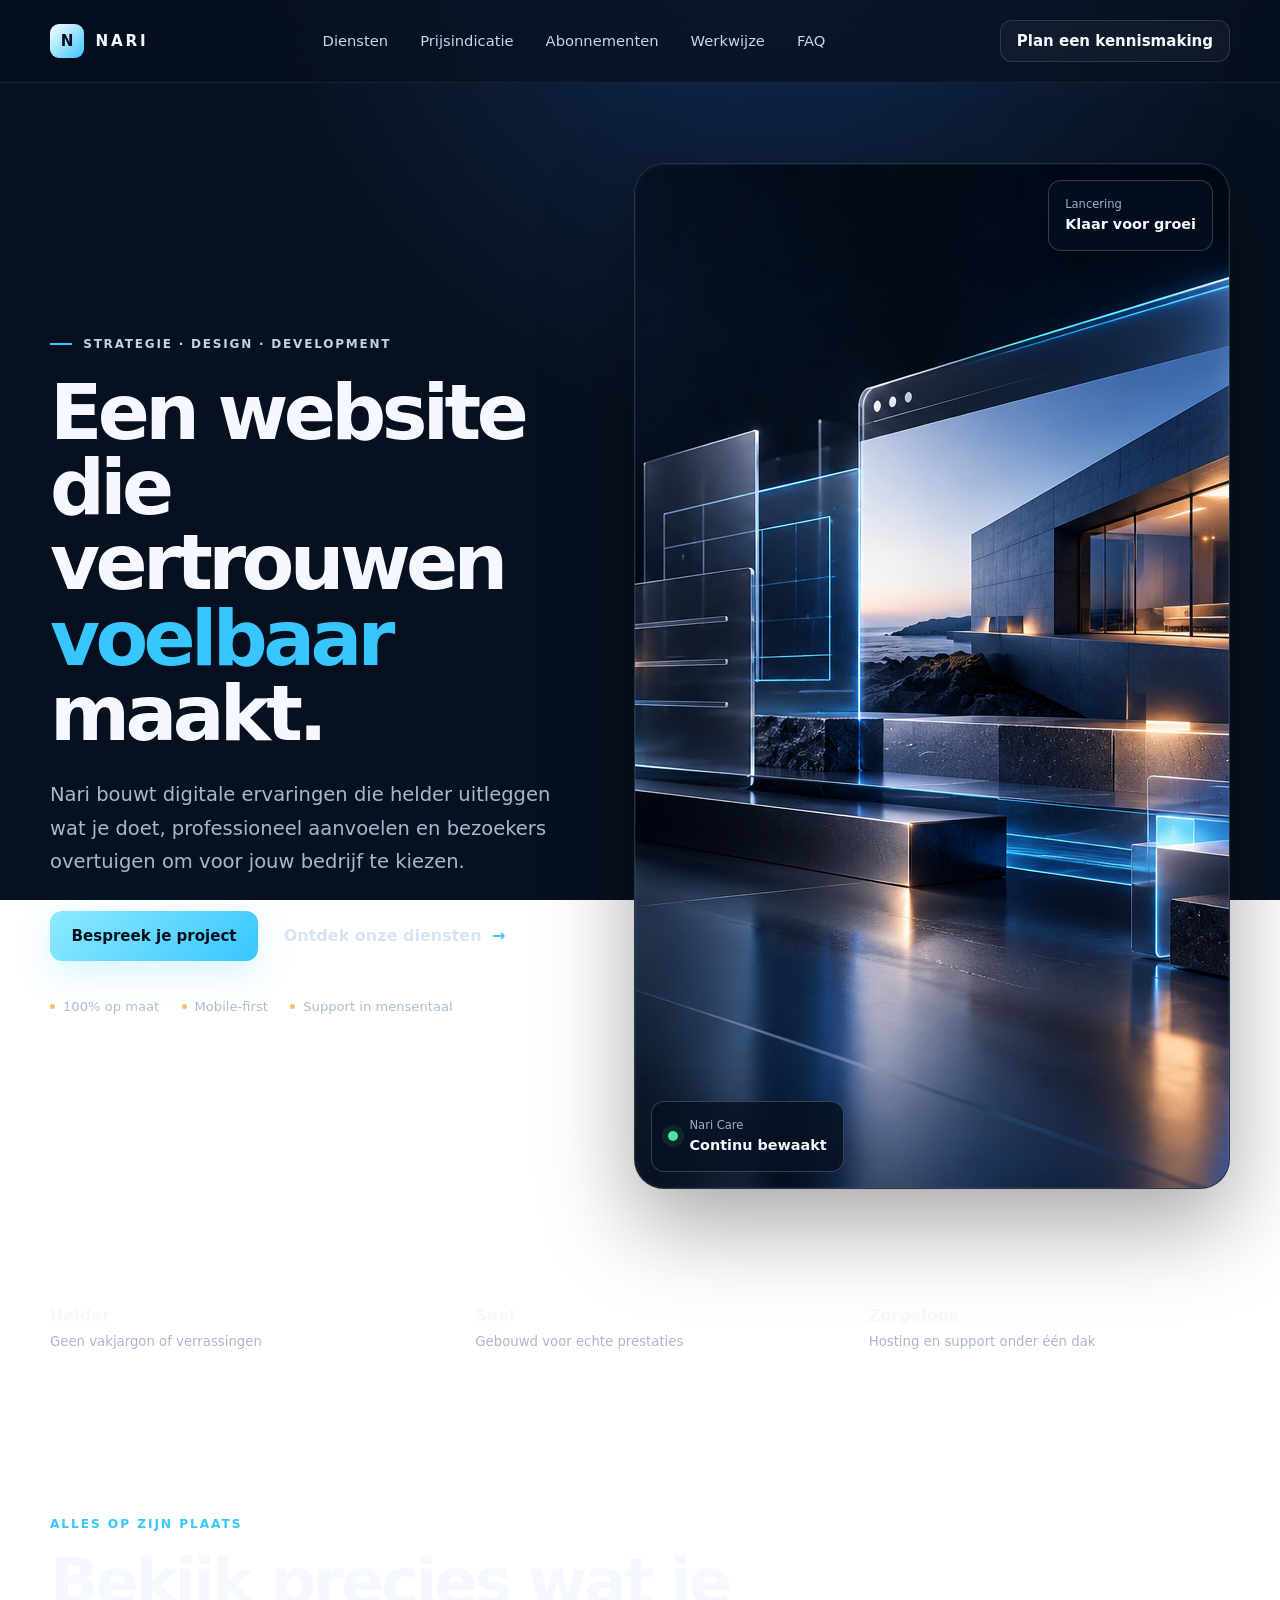
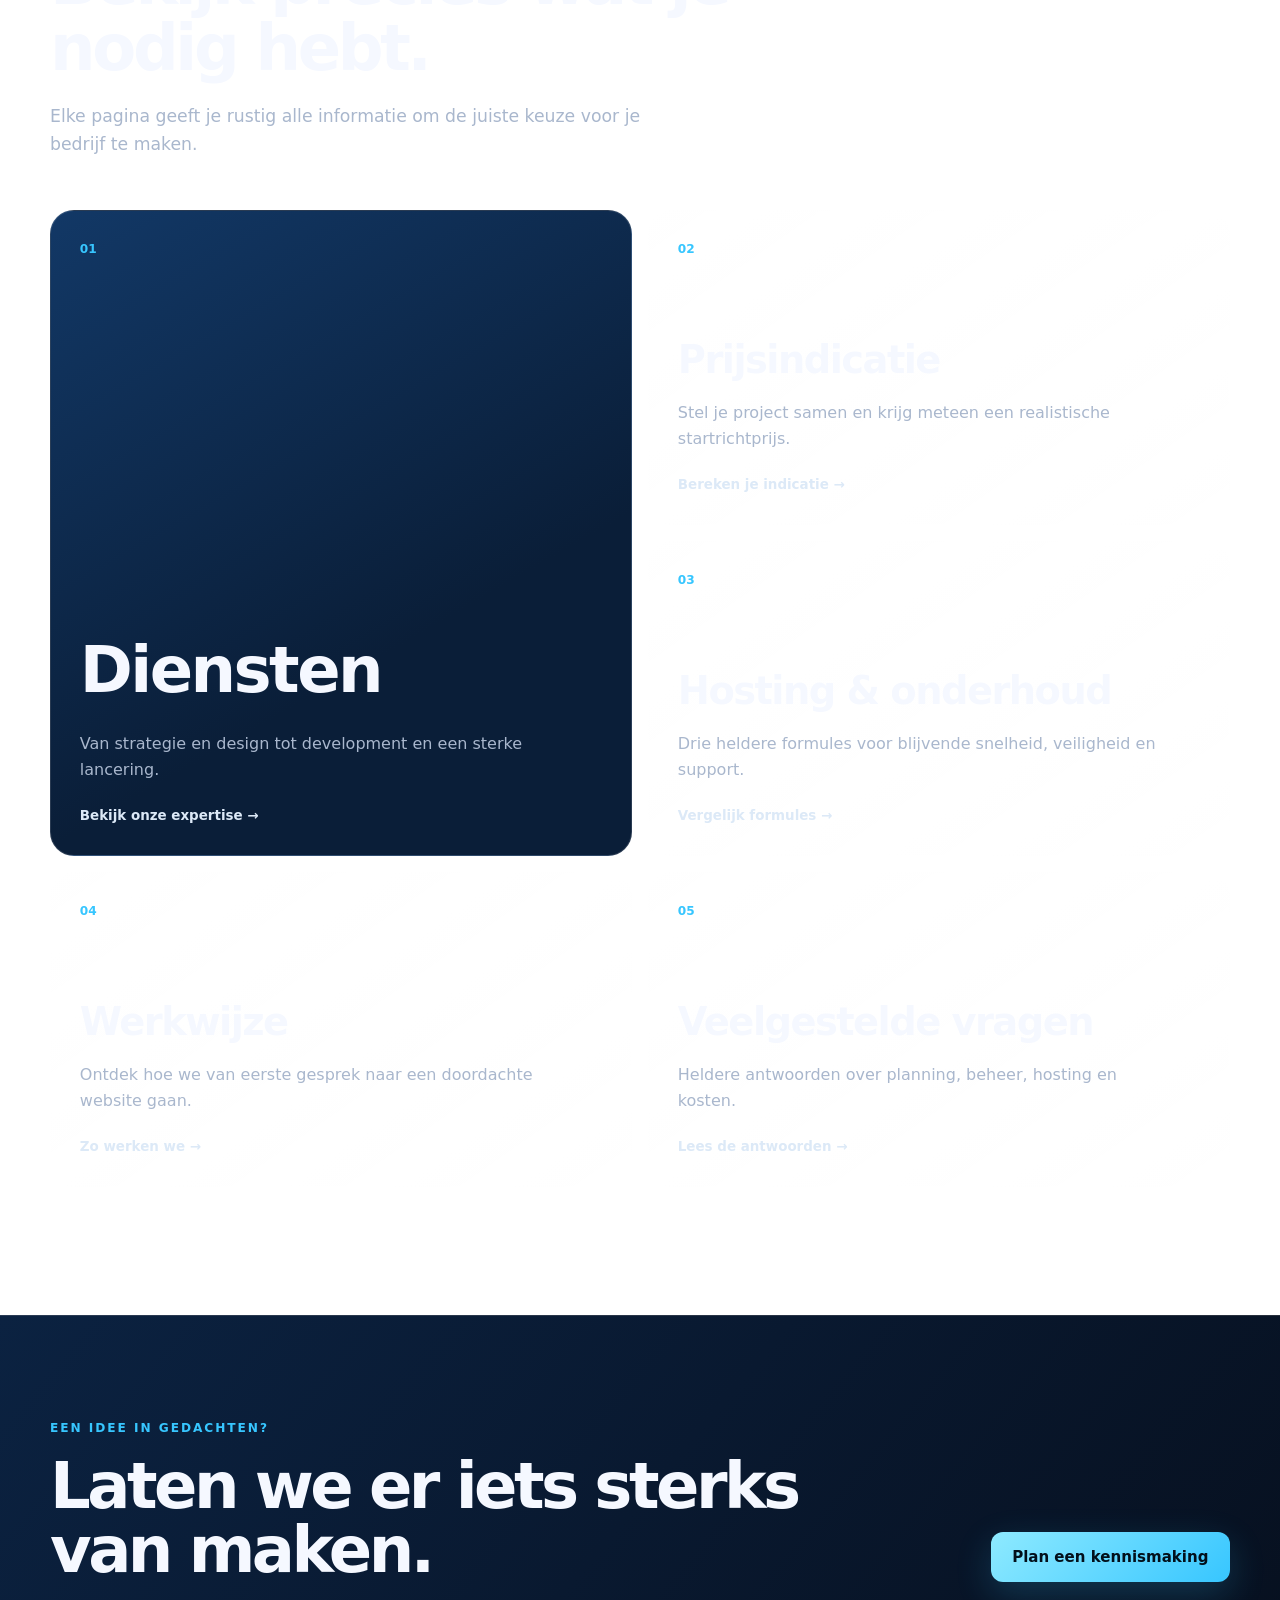
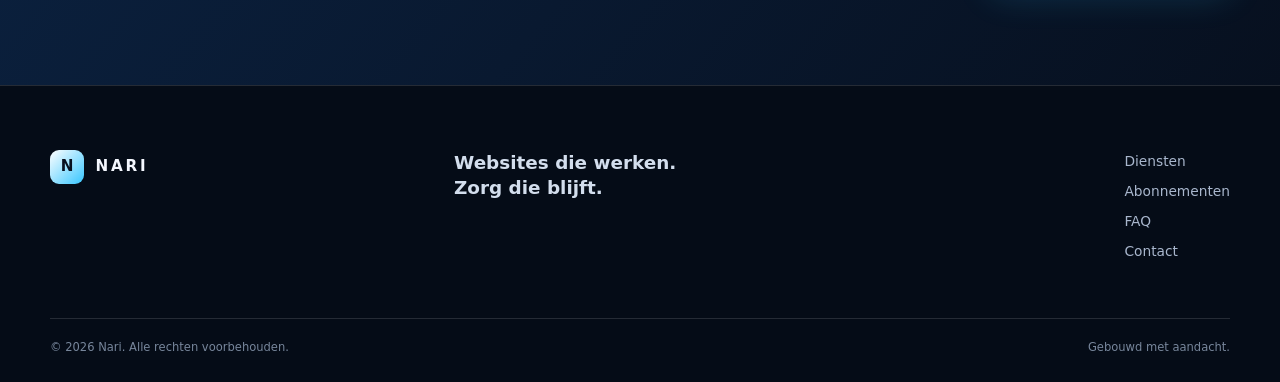
<file: index.html>
<!doctype html>
<html lang="nl">
<head>
  <meta charset="utf-8"><meta name="viewport" content="width=device-width, initial-scale=1">
  <meta name="description" content="Nari ontwerpt en bouwt snelle websites voor ambitieuze bedrijven, inclusief veilige hosting en onderhoud.">
  <meta name="theme-color" content="#07101f"><title>Nari — Websites die bedrijven vooruithelpen</title>
  <link rel="icon" type="image/svg+xml" href="data:image/svg+xml,%3Csvg xmlns='http://www.w3.org/2000/svg' viewBox='0 0 64 64'%3E%3Crect width='64' height='64' rx='16' fill='%2307101f'/%3E%3Cpath d='M17 45V19h7l16 16V19h7v26h-7L24 29v16z' fill='%2357dcff'/%3E%3C/svg%3E">
  <link rel="stylesheet" href="styles.css">
</head>
<body>
  <a class="skip-link" href="#main">Ga naar de inhoud</a>
  <header class="site-header" id="top"><div class="shell nav-wrap">
    <a class="brand" href="index.html" aria-label="Nari home"><span class="brand-mark" aria-hidden="true">N</span><span>NARI</span></a>
    <nav class="desktop-nav" aria-label="Hoofdnavigatie"><a href="diensten.html">Diensten</a><a href="prijsindicatie.html">Prijsindicatie</a><a href="abonnementen.html">Abonnementen</a><a href="werkwijze.html">Werkwijze</a><a href="faq.html">FAQ</a></nav>
    <a class="button button-small button-ghost" href="contact.html">Plan een kennismaking</a>
    <button class="mobile-toggle" type="button" aria-expanded="false" aria-controls="mobile-menu" aria-label="Menu openen"><span></span><span></span></button>
  </div><nav class="mobile-menu" id="mobile-menu" aria-label="Mobiele navigatie" hidden><a href="diensten.html">Diensten</a><a href="prijsindicatie.html">Prijsindicatie</a><a href="abonnementen.html">Abonnementen</a><a href="werkwijze.html">Werkwijze</a><a href="faq.html">FAQ</a><a href="contact.html">Bespreek je project</a></nav></header>

  <main id="main">
    <section class="hero shell">
      <div class="hero-copy"><p class="eyebrow"><span></span> Strategie · Design · Development</p><h1>Een website die vertrouwen <em>voelbaar</em> maakt.</h1><p class="hero-intro">Nari bouwt digitale ervaringen die helder uitleggen wat je doet, professioneel aanvoelen en bezoekers overtuigen om voor jouw bedrijf te kiezen.</p><div class="hero-actions"><a class="button button-primary" href="contact.html">Bespreek je project</a><a class="text-link" href="diensten.html">Ontdek onze diensten <span aria-hidden="true">→</span></a></div><div class="trust-row" aria-label="Onze garanties"><span>100% op maat</span><span>Mobile-first</span><span>Support in mensentaal</span></div></div>
      <div class="hero-visual" aria-label="Een digitale ervaring, hosting en bescherming als één geheel"><img src="assets/nari-hero.png" alt="Abstracte digitale website- en hostingomgeving" width="1536" height="1024"><div class="visual-card visual-card-top"><small>Lancering</small><strong>Klaar voor groei</strong></div><div class="visual-card visual-card-bottom"><span class="status-dot"></span><div><small>Nari Care</small><strong>Continu bewaakt</strong></div></div></div>
    </section>
    <section class="signal-strip" aria-label="Waar Nari voor staat"><div class="shell signal-grid"><div><strong>Helder</strong><span>Geen vakjargon of verrassingen</span></div><div><strong>Snel</strong><span>Gebouwd voor echte prestaties</span></div><div><strong>Zorgeloos</strong><span>Hosting en support onder één dak</span></div></div></section>
    <section class="section shell">
      <div class="section-heading reveal"><p class="kicker">Alles op zijn plaats</p><h2>Bekijk precies wat je nodig hebt.</h2><p>Elke pagina geeft je rustig alle informatie om de juiste keuze voor je bedrijf te maken.</p></div>
      <div class="page-overview">
        <a class="overview-card overview-large reveal" href="diensten.html"><span>01</span><h3>Diensten</h3><p>Van strategie en design tot development en een sterke lancering.</p><strong>Bekijk onze expertise →</strong></a>
        <a class="overview-card reveal" href="prijsindicatie.html"><span>02</span><h3>Prijsindicatie</h3><p>Stel je project samen en krijg meteen een realistische startrichtprijs.</p><strong>Bereken je indicatie →</strong></a>
        <a class="overview-card reveal" href="abonnementen.html"><span>03</span><h3>Hosting & onderhoud</h3><p>Drie heldere formules voor blijvende snelheid, veiligheid en support.</p><strong>Vergelijk formules →</strong></a>
        <a class="overview-card reveal" href="werkwijze.html"><span>04</span><h3>Werkwijze</h3><p>Ontdek hoe we van eerste gesprek naar een doordachte website gaan.</p><strong>Zo werken we →</strong></a>
        <a class="overview-card reveal" href="faq.html"><span>05</span><h3>Veelgestelde vragen</h3><p>Heldere antwoorden over planning, beheer, hosting en kosten.</p><strong>Lees de antwoorden →</strong></a>
      </div>
    </section>
    <section class="home-cta"><div class="shell home-cta-inner reveal"><div><p class="kicker">Een idee in gedachten?</p><h2>Laten we er iets sterks van maken.</h2></div><a class="button button-primary" href="contact.html">Plan een kennismaking</a></div></section>
  </main>
  <footer class="site-footer"><div class="shell footer-main"><a class="brand" href="index.html"><span class="brand-mark" aria-hidden="true">N</span><span>NARI</span></a><p>Websites die werken.<br>Zorg die blijft.</p><nav aria-label="Footernavigatie"><a href="diensten.html">Diensten</a><a href="abonnementen.html">Abonnementen</a><a href="faq.html">FAQ</a><a href="contact.html">Contact</a></nav></div><div class="shell footer-bottom"><span>© <span id="year"></span> Nari. Alle rechten voorbehouden.</span><span>Gebouwd met aandacht.</span></div></footer>
  <script src="script.js"></script>
</body></html>
</file>
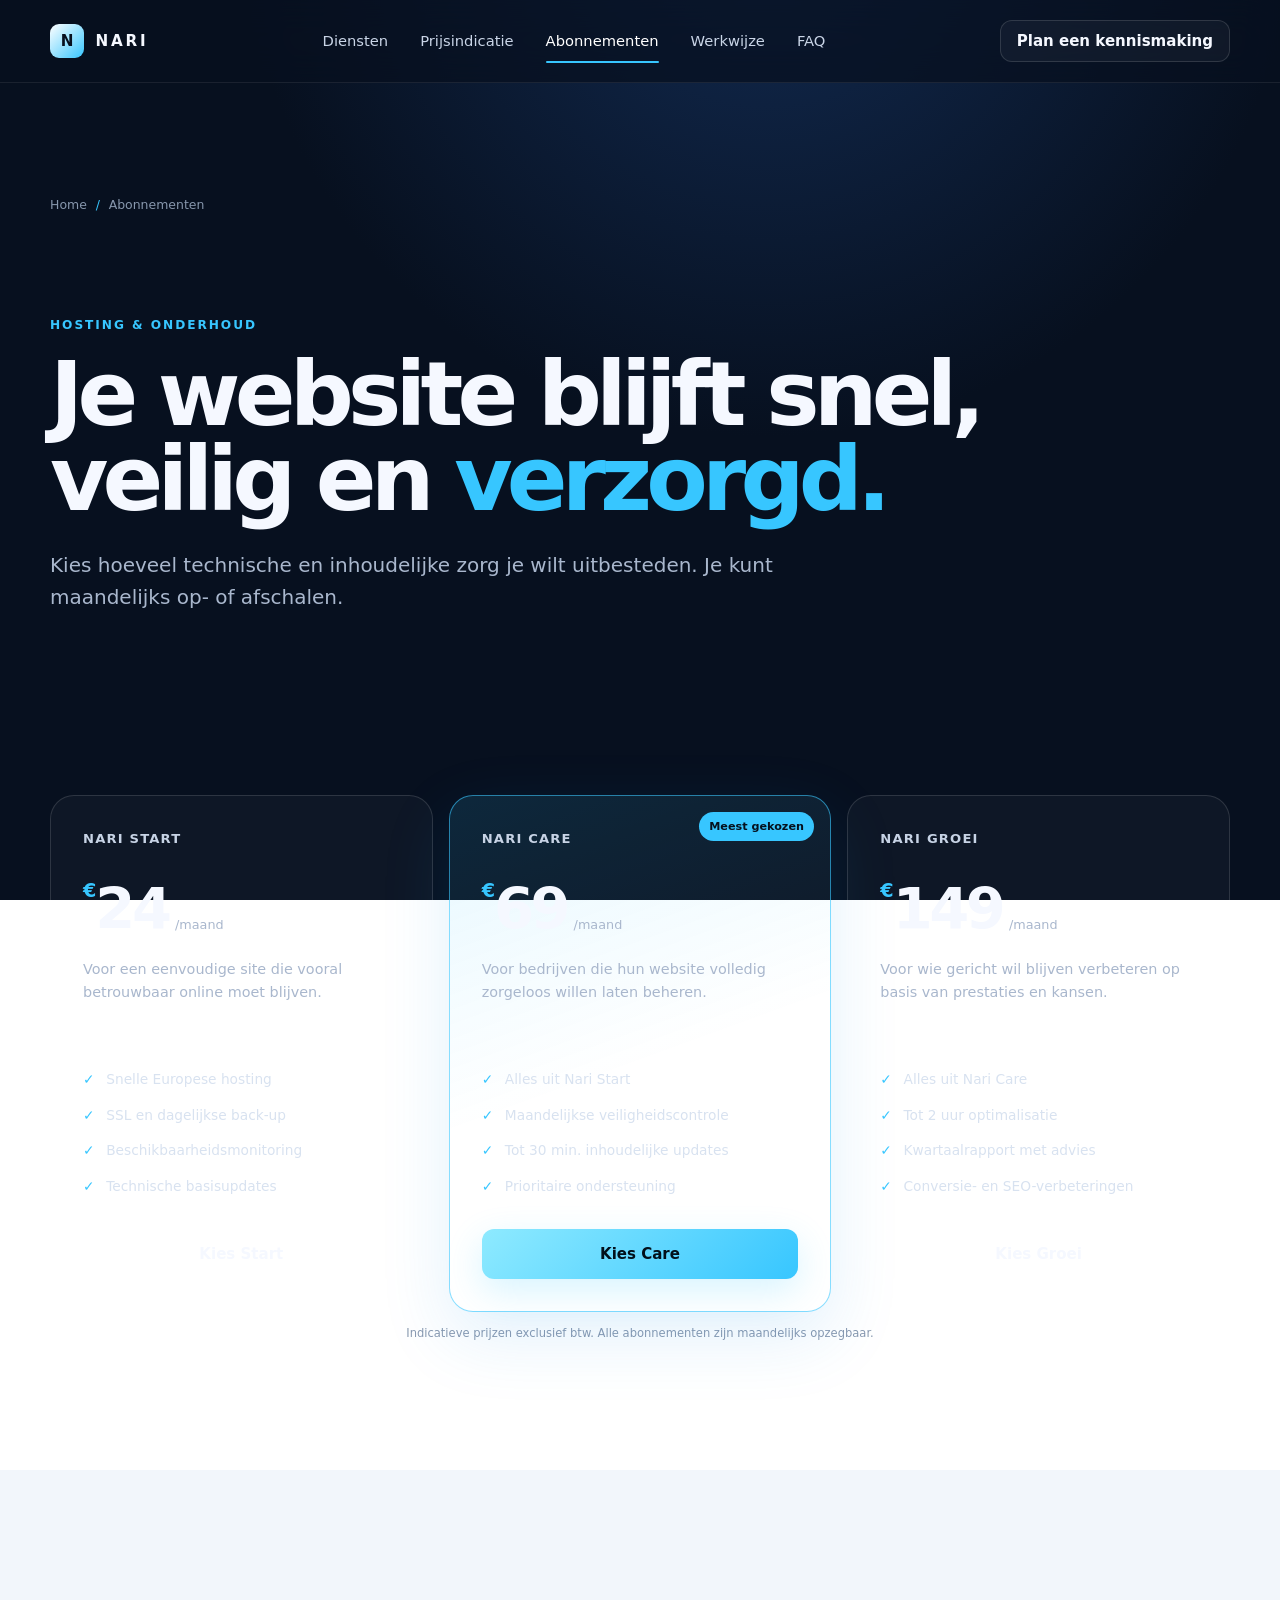
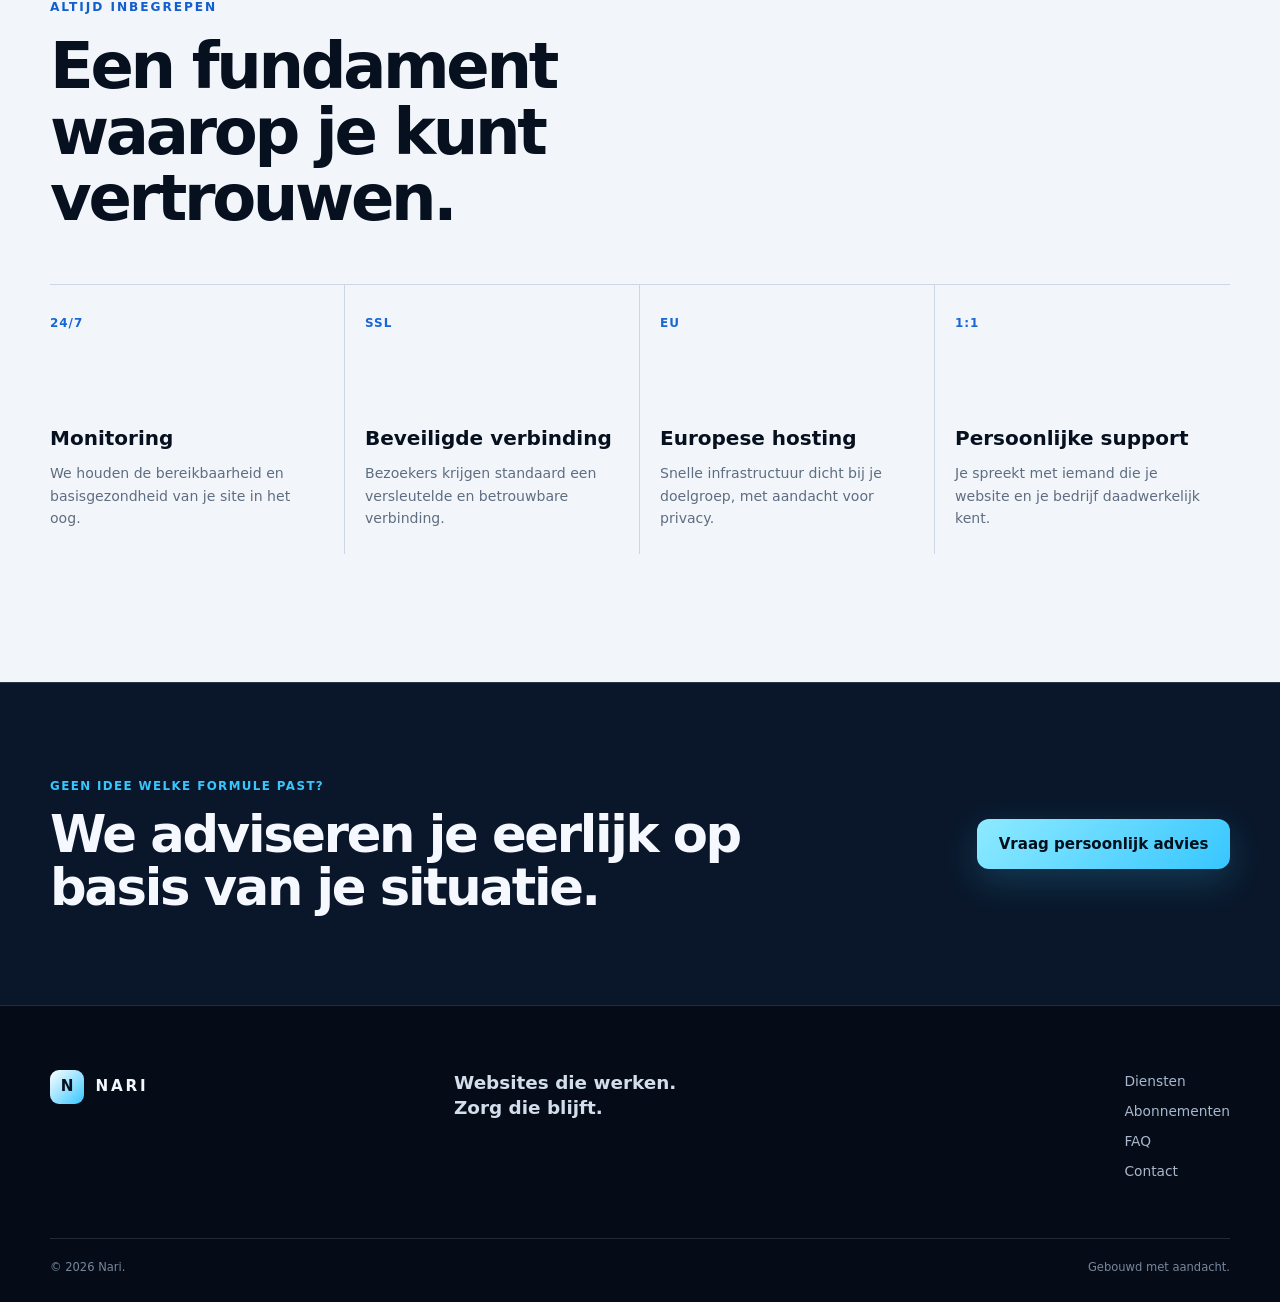
<file: abonnementen.html>
<!doctype html><html lang="nl"><head><meta charset="utf-8"><meta name="viewport" content="width=device-width, initial-scale=1"><meta name="description" content="Vergelijk Nari hosting- en onderhoudsabonnementen voor je website."><meta name="theme-color" content="#07101f"><title>Hosting & onderhoud — Nari</title><link rel="icon" type="image/svg+xml" href="data:image/svg+xml,%3Csvg xmlns='http://www.w3.org/2000/svg' viewBox='0 0 64 64'%3E%3Crect width='64' height='64' rx='16' fill='%2307101f'/%3E%3Cpath d='M17 45V19h7l16 16V19h7v26h-7L24 29v16z' fill='%2357dcff'/%3E%3C/svg%3E"><link rel="stylesheet" href="styles.css"></head>
<body><a class="skip-link" href="#main">Ga naar de inhoud</a>
<header class="site-header" id="top"><div class="shell nav-wrap"><a class="brand" href="index.html"><span class="brand-mark">N</span><span>NARI</span></a><nav class="desktop-nav"><a href="diensten.html">Diensten</a><a href="prijsindicatie.html">Prijsindicatie</a><a class="active" aria-current="page" href="abonnementen.html">Abonnementen</a><a href="werkwijze.html">Werkwijze</a><a href="faq.html">FAQ</a></nav><a class="button button-small button-ghost" href="contact.html">Plan een kennismaking</a><button class="mobile-toggle" type="button" aria-expanded="false" aria-controls="mobile-menu" aria-label="Menu openen"><span></span><span></span></button></div><nav class="mobile-menu" id="mobile-menu" hidden><a href="diensten.html">Diensten</a><a href="prijsindicatie.html">Prijsindicatie</a><a aria-current="page" href="abonnementen.html">Abonnementen</a><a href="werkwijze.html">Werkwijze</a><a href="faq.html">FAQ</a><a href="contact.html">Bespreek je project</a></nav></header>
<main id="main"><section class="page-hero shell"><p class="breadcrumb"><a href="index.html">Home</a><span>/</span>Abonnementen</p><p class="kicker">Hosting & onderhoud</p><h1>Je website blijft snel, veilig en <em>verzorgd.</em></h1><p>Kies hoeveel technische en inhoudelijke zorg je wilt uitbesteden. Je kunt maandelijks op- of afschalen.</p></section>
<section class="section shell section-first"><div class="plans-grid"><article class="plan reveal"><p class="plan-name">Nari Start</p><h3><span>€</span>24<small>/maand</small></h3><p>Voor een eenvoudige site die vooral betrouwbaar online moet blijven.</p><ul class="check-list"><li>Snelle Europese hosting</li><li>SSL en dagelijkse back-up</li><li>Beschikbaarheidsmonitoring</li><li>Technische basisupdates</li></ul><a class="button button-ghost button-full" href="contact.html">Kies Start</a></article><article class="plan plan-popular reveal"><span class="popular-label">Meest gekozen</span><p class="plan-name">Nari Care</p><h3><span>€</span>69<small>/maand</small></h3><p>Voor bedrijven die hun website volledig zorgeloos willen laten beheren.</p><ul class="check-list"><li>Alles uit Nari Start</li><li>Maandelijkse veiligheidscontrole</li><li>Tot 30 min. inhoudelijke updates</li><li>Prioritaire ondersteuning</li></ul><a class="button button-primary button-full" href="contact.html">Kies Care</a></article><article class="plan reveal"><p class="plan-name">Nari Groei</p><h3><span>€</span>149<small>/maand</small></h3><p>Voor wie gericht wil blijven verbeteren op basis van prestaties en kansen.</p><ul class="check-list"><li>Alles uit Nari Care</li><li>Tot 2 uur optimalisatie</li><li>Kwartaalrapport met advies</li><li>Conversie- en SEO-verbeteringen</li></ul><a class="button button-ghost button-full" href="contact.html">Kies Groei</a></article></div><p class="plans-footnote">Indicatieve prijzen exclusief btw. Alle abonnementen zijn maandelijks opzegbaar.</p></section>
<section class="section section-soft"><div class="shell"><div class="section-heading reveal"><p class="kicker">Altijd inbegrepen</p><h2>Een fundament waarop je kunt vertrouwen.</h2></div><div class="detail-grid"><article class="reveal"><span>24/7</span><h3>Monitoring</h3><p>We houden de bereikbaarheid en basisgezondheid van je site in het oog.</p></article><article class="reveal"><span>SSL</span><h3>Beveiligde verbinding</h3><p>Bezoekers krijgen standaard een versleutelde en betrouwbare verbinding.</p></article><article class="reveal"><span>EU</span><h3>Europese hosting</h3><p>Snelle infrastructuur dicht bij je doelgroep, met aandacht voor privacy.</p></article><article class="reveal"><span>1:1</span><h3>Persoonlijke support</h3><p>Je spreekt met iemand die je website en je bedrijf daadwerkelijk kent.</p></article></div></div></section>
<section class="next-page"><div class="shell next-page-inner"><div><small>Geen idee welke formule past?</small><h2>We adviseren je eerlijk op basis van je situatie.</h2></div><a class="button button-primary" href="contact.html">Vraag persoonlijk advies</a></div></section></main>
<footer class="site-footer"><div class="shell footer-main"><a class="brand" href="index.html"><span class="brand-mark">N</span><span>NARI</span></a><p>Websites die werken.<br>Zorg die blijft.</p><nav><a href="diensten.html">Diensten</a><a href="abonnementen.html">Abonnementen</a><a href="faq.html">FAQ</a><a href="contact.html">Contact</a></nav></div><div class="shell footer-bottom"><span>© <span id="year"></span> Nari.</span><span>Gebouwd met aandacht.</span></div></footer><script src="script.js"></script></body></html>
</file>
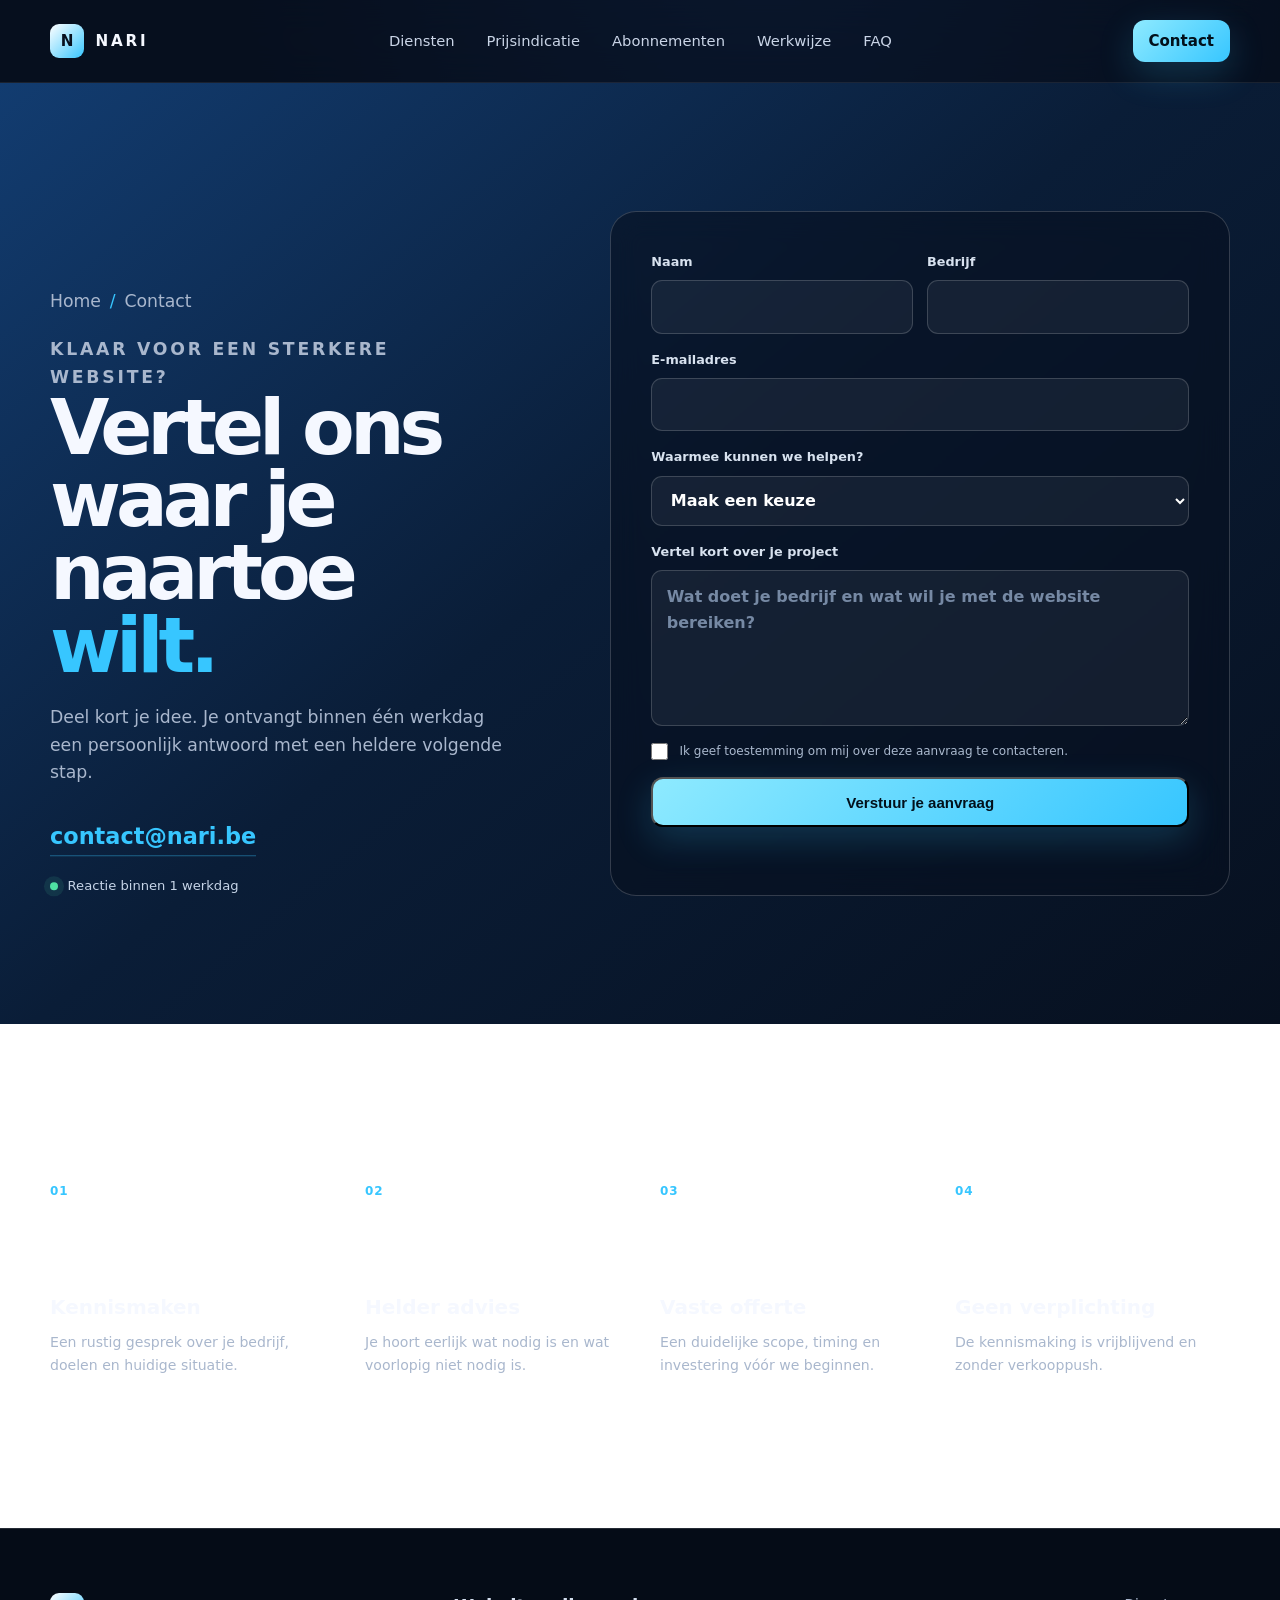
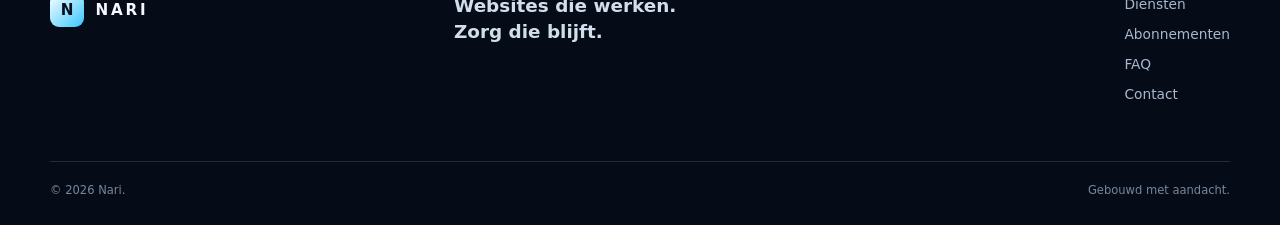
<file: contact.html>
<!doctype html><html lang="nl"><head><meta charset="utf-8"><meta name="viewport" content="width=device-width, initial-scale=1"><meta name="description" content="Bespreek je website, hosting of onderhoud met Nari."><meta name="theme-color" content="#07101f"><title>Contact — Nari</title><link rel="icon" type="image/svg+xml" href="data:image/svg+xml,%3Csvg xmlns='http://www.w3.org/2000/svg' viewBox='0 0 64 64'%3E%3Crect width='64' height='64' rx='16' fill='%2307101f'/%3E%3Cpath d='M17 45V19h7l16 16V19h7v26h-7L24 29v16z' fill='%2357dcff'/%3E%3C/svg%3E"><link rel="stylesheet" href="styles.css"></head>
<body><a class="skip-link" href="#main">Ga naar de inhoud</a><header class="site-header" id="top"><div class="shell nav-wrap"><a class="brand" href="index.html"><span class="brand-mark">N</span><span>NARI</span></a><nav class="desktop-nav"><a href="diensten.html">Diensten</a><a href="prijsindicatie.html">Prijsindicatie</a><a href="abonnementen.html">Abonnementen</a><a href="werkwijze.html">Werkwijze</a><a href="faq.html">FAQ</a></nav><a class="button button-small button-primary" aria-current="page" href="contact.html">Contact</a><button class="mobile-toggle" type="button" aria-expanded="false" aria-controls="mobile-menu" aria-label="Menu openen"><span></span><span></span></button></div><nav class="mobile-menu" id="mobile-menu" hidden><a href="diensten.html">Diensten</a><a href="prijsindicatie.html">Prijsindicatie</a><a href="abonnementen.html">Abonnementen</a><a href="werkwijze.html">Werkwijze</a><a href="faq.html">FAQ</a><a aria-current="page" href="contact.html">Bespreek je project</a></nav></header>
<main id="main"><section class="section contact-section contact-page"><div class="shell contact-layout"><div class="contact-copy reveal"><p class="breadcrumb breadcrumb-light"><a href="index.html">Home</a><span>/</span>Contact</p><p class="kicker">Klaar voor een sterkere website?</p><h1>Vertel ons waar je naartoe <em>wilt.</em></h1><p>Deel kort je idee. Je ontvangt binnen één werkdag een persoonlijk antwoord met een heldere volgende stap.</p><a class="contact-email" href="mailto:contact@nari.be">contact@nari.be</a><div class="response-badge"><span></span> Reactie binnen 1 werkdag</div></div>
<form class="contact-form reveal" id="contact-form"><div class="field-row"><label>Naam<input type="text" name="name" autocomplete="name" required></label><label>Bedrijf<input type="text" name="company" autocomplete="organization"></label></div><label>E-mailadres<input type="email" name="email" autocomplete="email" required></label><label>Waarmee kunnen we helpen?<select name="interest" required><option value="">Maak een keuze</option><option>Nieuwe website</option><option>Website vernieuwen</option><option>Hosting en onderhoud</option><option>Anders</option></select></label><label>Vertel kort over je project<textarea name="message" rows="5" placeholder="Wat doet je bedrijf en wat wil je met de website bereiken?" required></textarea></label><label class="consent"><input type="checkbox" required><span>Ik geef toestemming om mij over deze aanvraag te contacteren.</span></label><button class="button button-primary button-full" type="submit">Verstuur je aanvraag</button><p class="form-status" id="form-status" role="status"></p></form></div></section>
<section class="section shell"><div class="detail-grid contact-details"><article><span>01</span><h3>Kennismaken</h3><p>Een rustig gesprek over je bedrijf, doelen en huidige situatie.</p></article><article><span>02</span><h3>Helder advies</h3><p>Je hoort eerlijk wat nodig is en wat voorlopig niet nodig is.</p></article><article><span>03</span><h3>Vaste offerte</h3><p>Een duidelijke scope, timing en investering vóór we beginnen.</p></article><article><span>04</span><h3>Geen verplichting</h3><p>De kennismaking is vrijblijvend en zonder verkooppush.</p></article></div></section></main>
<footer class="site-footer"><div class="shell footer-main"><a class="brand" href="index.html"><span class="brand-mark">N</span><span>NARI</span></a><p>Websites die werken.<br>Zorg die blijft.</p><nav><a href="diensten.html">Diensten</a><a href="abonnementen.html">Abonnementen</a><a href="faq.html">FAQ</a><a href="contact.html">Contact</a></nav></div><div class="shell footer-bottom"><span>© <span id="year"></span> Nari.</span><span>Gebouwd met aandacht.</span></div></footer><script src="script.js"></script></body></html>
</file>
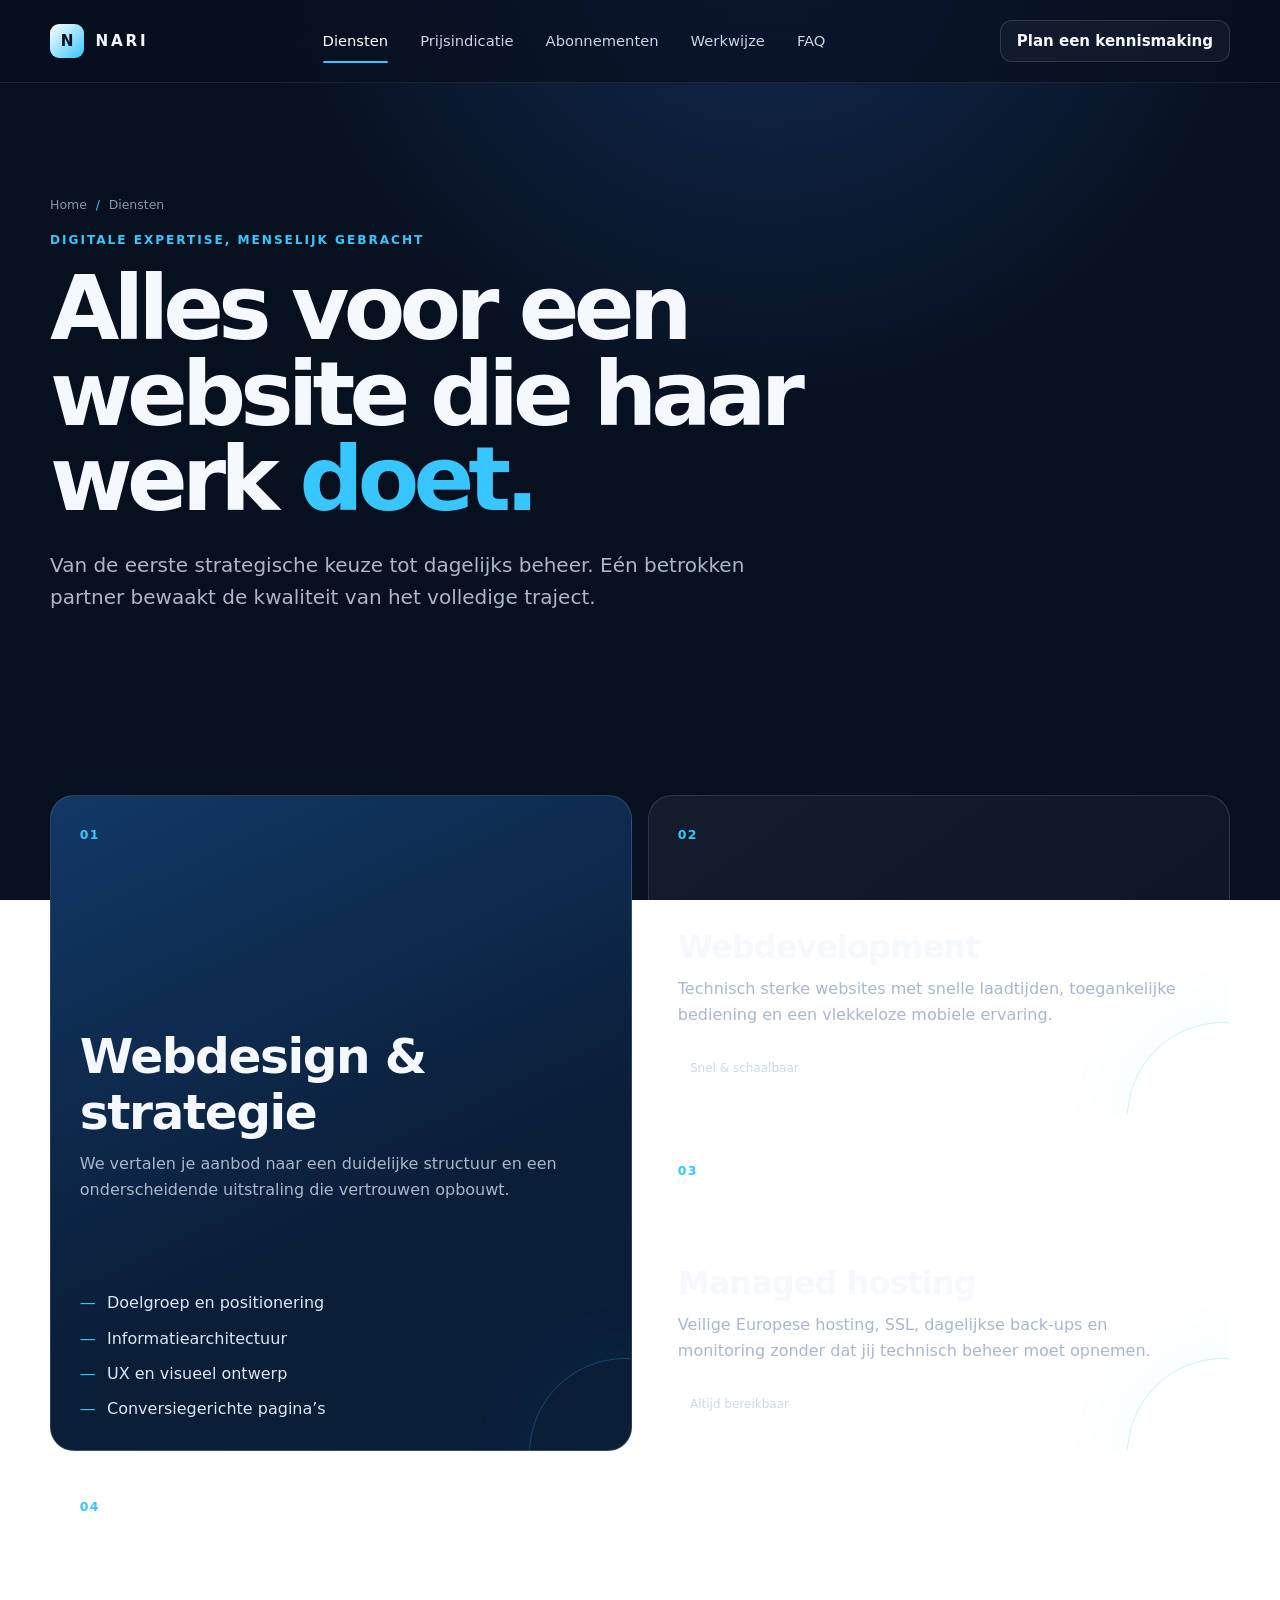
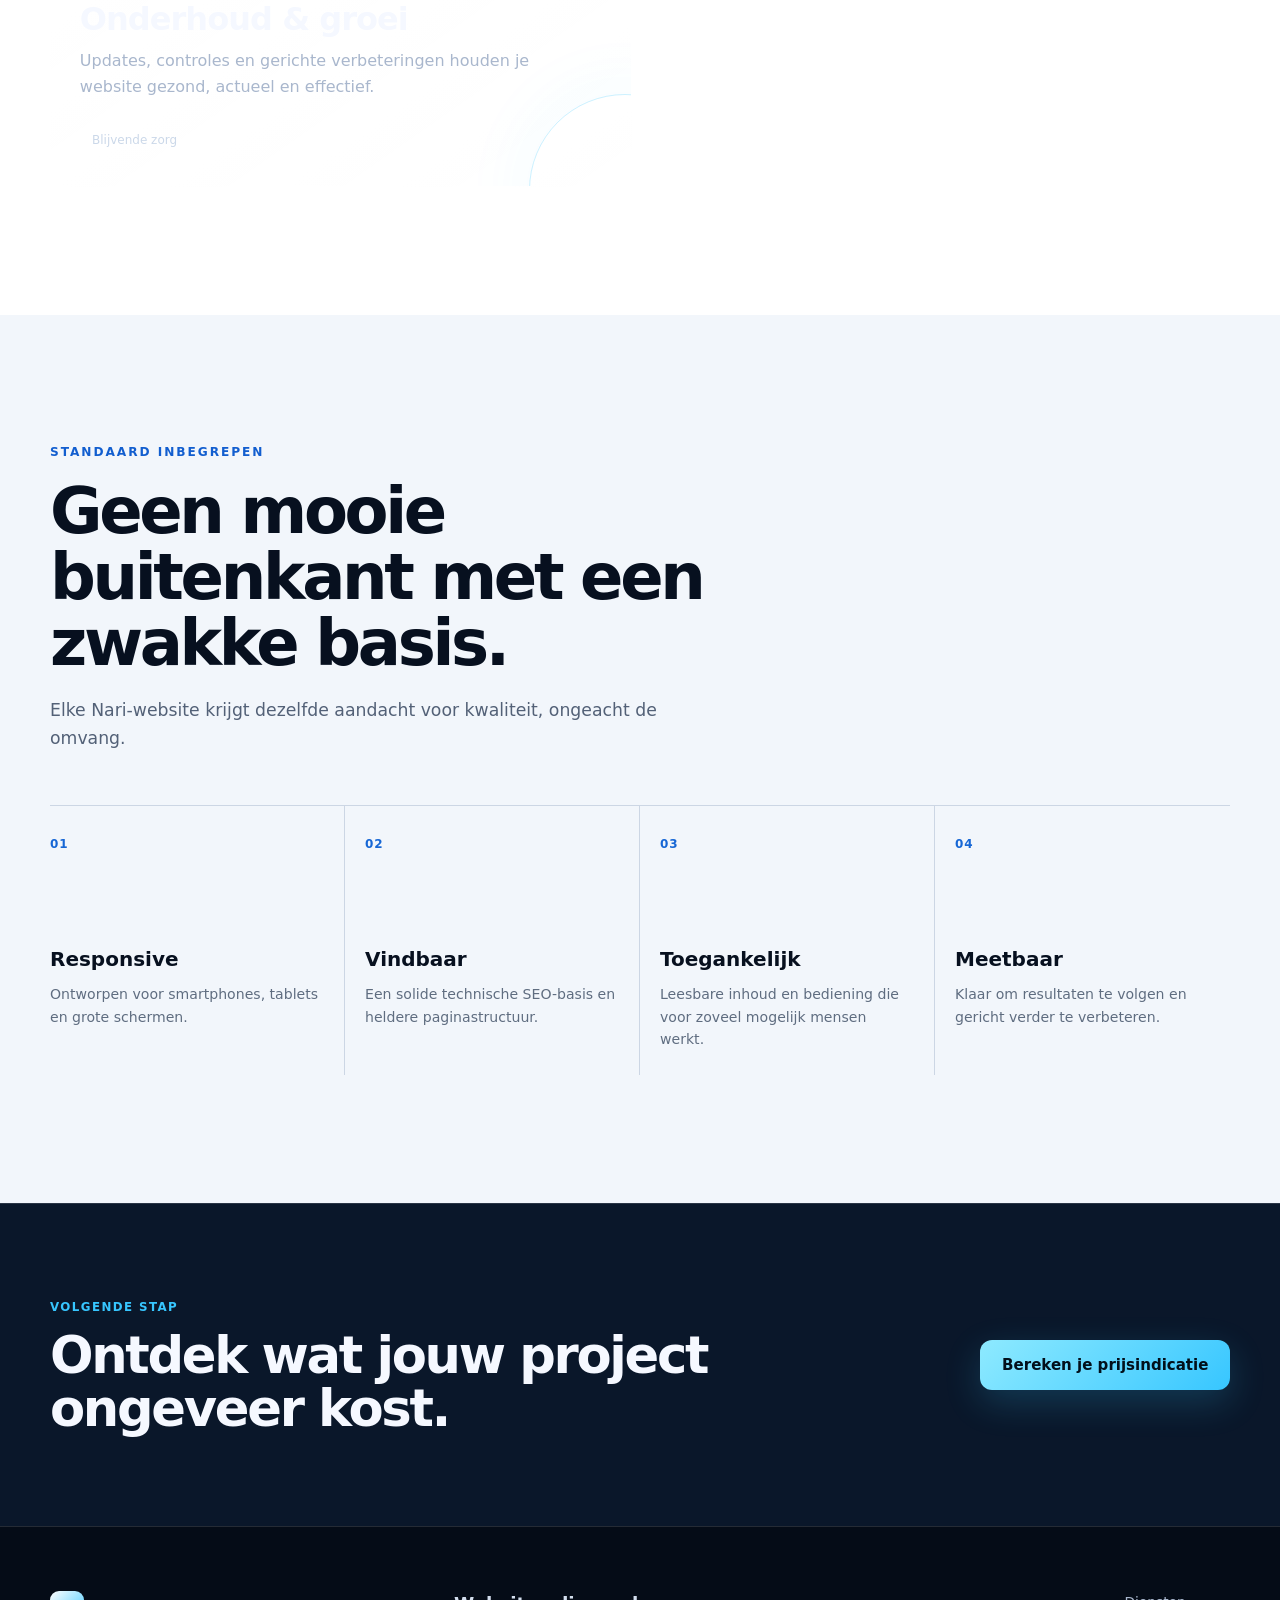
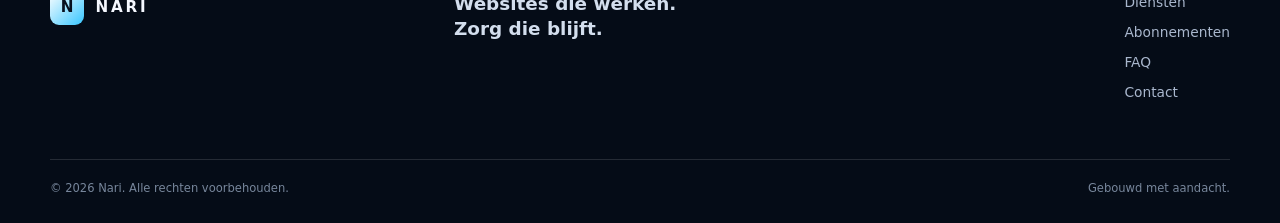
<file: diensten.html>
<!doctype html><html lang="nl"><head><meta charset="utf-8"><meta name="viewport" content="width=device-width, initial-scale=1"><meta name="description" content="Ontdek Nari webdesign, development, hosting en onderhoud voor bedrijven."><meta name="theme-color" content="#07101f"><title>Diensten — Nari</title><link rel="icon" type="image/svg+xml" href="data:image/svg+xml,%3Csvg xmlns='http://www.w3.org/2000/svg' viewBox='0 0 64 64'%3E%3Crect width='64' height='64' rx='16' fill='%2307101f'/%3E%3Cpath d='M17 45V19h7l16 16V19h7v26h-7L24 29v16z' fill='%2357dcff'/%3E%3C/svg%3E"><link rel="stylesheet" href="styles.css"></head>
<body><a class="skip-link" href="#main">Ga naar de inhoud</a>
<header class="site-header" id="top"><div class="shell nav-wrap"><a class="brand" href="index.html" aria-label="Nari home"><span class="brand-mark" aria-hidden="true">N</span><span>NARI</span></a><nav class="desktop-nav" aria-label="Hoofdnavigatie"><a class="active" aria-current="page" href="diensten.html">Diensten</a><a href="prijsindicatie.html">Prijsindicatie</a><a href="abonnementen.html">Abonnementen</a><a href="werkwijze.html">Werkwijze</a><a href="faq.html">FAQ</a></nav><a class="button button-small button-ghost" href="contact.html">Plan een kennismaking</a><button class="mobile-toggle" type="button" aria-expanded="false" aria-controls="mobile-menu" aria-label="Menu openen"><span></span><span></span></button></div><nav class="mobile-menu" id="mobile-menu" aria-label="Mobiele navigatie" hidden><a aria-current="page" href="diensten.html">Diensten</a><a href="prijsindicatie.html">Prijsindicatie</a><a href="abonnementen.html">Abonnementen</a><a href="werkwijze.html">Werkwijze</a><a href="faq.html">FAQ</a><a href="contact.html">Bespreek je project</a></nav></header>
<main id="main"><section class="page-hero shell"><p class="breadcrumb"><a href="index.html">Home</a><span>/</span>Diensten</p><p class="kicker">Digitale expertise, menselijk gebracht</p><h1>Alles voor een website die haar werk <em>doet.</em></h1><p>Van de eerste strategische keuze tot dagelijks beheer. Eén betrokken partner bewaakt de kwaliteit van het volledige traject.</p></section>
<section class="section shell section-first"><div class="services-grid"><article class="service-card service-featured reveal"><span class="card-index">01</span><div><h3>Webdesign & strategie</h3><p>We vertalen je aanbod naar een duidelijke structuur en een onderscheidende uitstraling die vertrouwen opbouwt.</p></div><ul class="clean-list"><li>Doelgroep en positionering</li><li>Informatiearchitectuur</li><li>UX en visueel ontwerp</li><li>Conversiegerichte pagina’s</li></ul></article><article class="service-card reveal"><span class="card-index">02</span><h3>Webdevelopment</h3><p>Technisch sterke websites met snelle laadtijden, toegankelijke bediening en een vlekkeloze mobiele ervaring.</p><span class="card-tag">Snel & schaalbaar</span></article><article class="service-card reveal"><span class="card-index">03</span><h3>Managed hosting</h3><p>Veilige Europese hosting, SSL, dagelijkse back-ups en monitoring zonder dat jij technisch beheer moet opnemen.</p><span class="card-tag">Altijd bereikbaar</span></article><article class="service-card reveal"><span class="card-index">04</span><h3>Onderhoud & groei</h3><p>Updates, controles en gerichte verbeteringen houden je website gezond, actueel en effectief.</p><span class="card-tag">Blijvende zorg</span></article></div></section>
<section class="section section-soft"><div class="shell"><div class="section-heading reveal"><p class="kicker">Standaard inbegrepen</p><h2>Geen mooie buitenkant met een zwakke basis.</h2><p>Elke Nari-website krijgt dezelfde aandacht voor kwaliteit, ongeacht de omvang.</p></div><div class="detail-grid"><article class="reveal"><span>01</span><h3>Responsive</h3><p>Ontworpen voor smartphones, tablets en grote schermen.</p></article><article class="reveal"><span>02</span><h3>Vindbaar</h3><p>Een solide technische SEO-basis en heldere paginastructuur.</p></article><article class="reveal"><span>03</span><h3>Toegankelijk</h3><p>Leesbare inhoud en bediening die voor zoveel mogelijk mensen werkt.</p></article><article class="reveal"><span>04</span><h3>Meetbaar</h3><p>Klaar om resultaten te volgen en gericht verder te verbeteren.</p></article></div></div></section>
<section class="next-page"><div class="shell next-page-inner"><div><small>Volgende stap</small><h2>Ontdek wat jouw project ongeveer kost.</h2></div><a class="button button-primary" href="prijsindicatie.html">Bereken je prijsindicatie</a></div></section></main>
<footer class="site-footer"><div class="shell footer-main"><a class="brand" href="index.html"><span class="brand-mark">N</span><span>NARI</span></a><p>Websites die werken.<br>Zorg die blijft.</p><nav><a href="diensten.html">Diensten</a><a href="abonnementen.html">Abonnementen</a><a href="faq.html">FAQ</a><a href="contact.html">Contact</a></nav></div><div class="shell footer-bottom"><span>© <span id="year"></span> Nari. Alle rechten voorbehouden.</span><span>Gebouwd met aandacht.</span></div></footer><script src="script.js"></script></body></html>
</file>
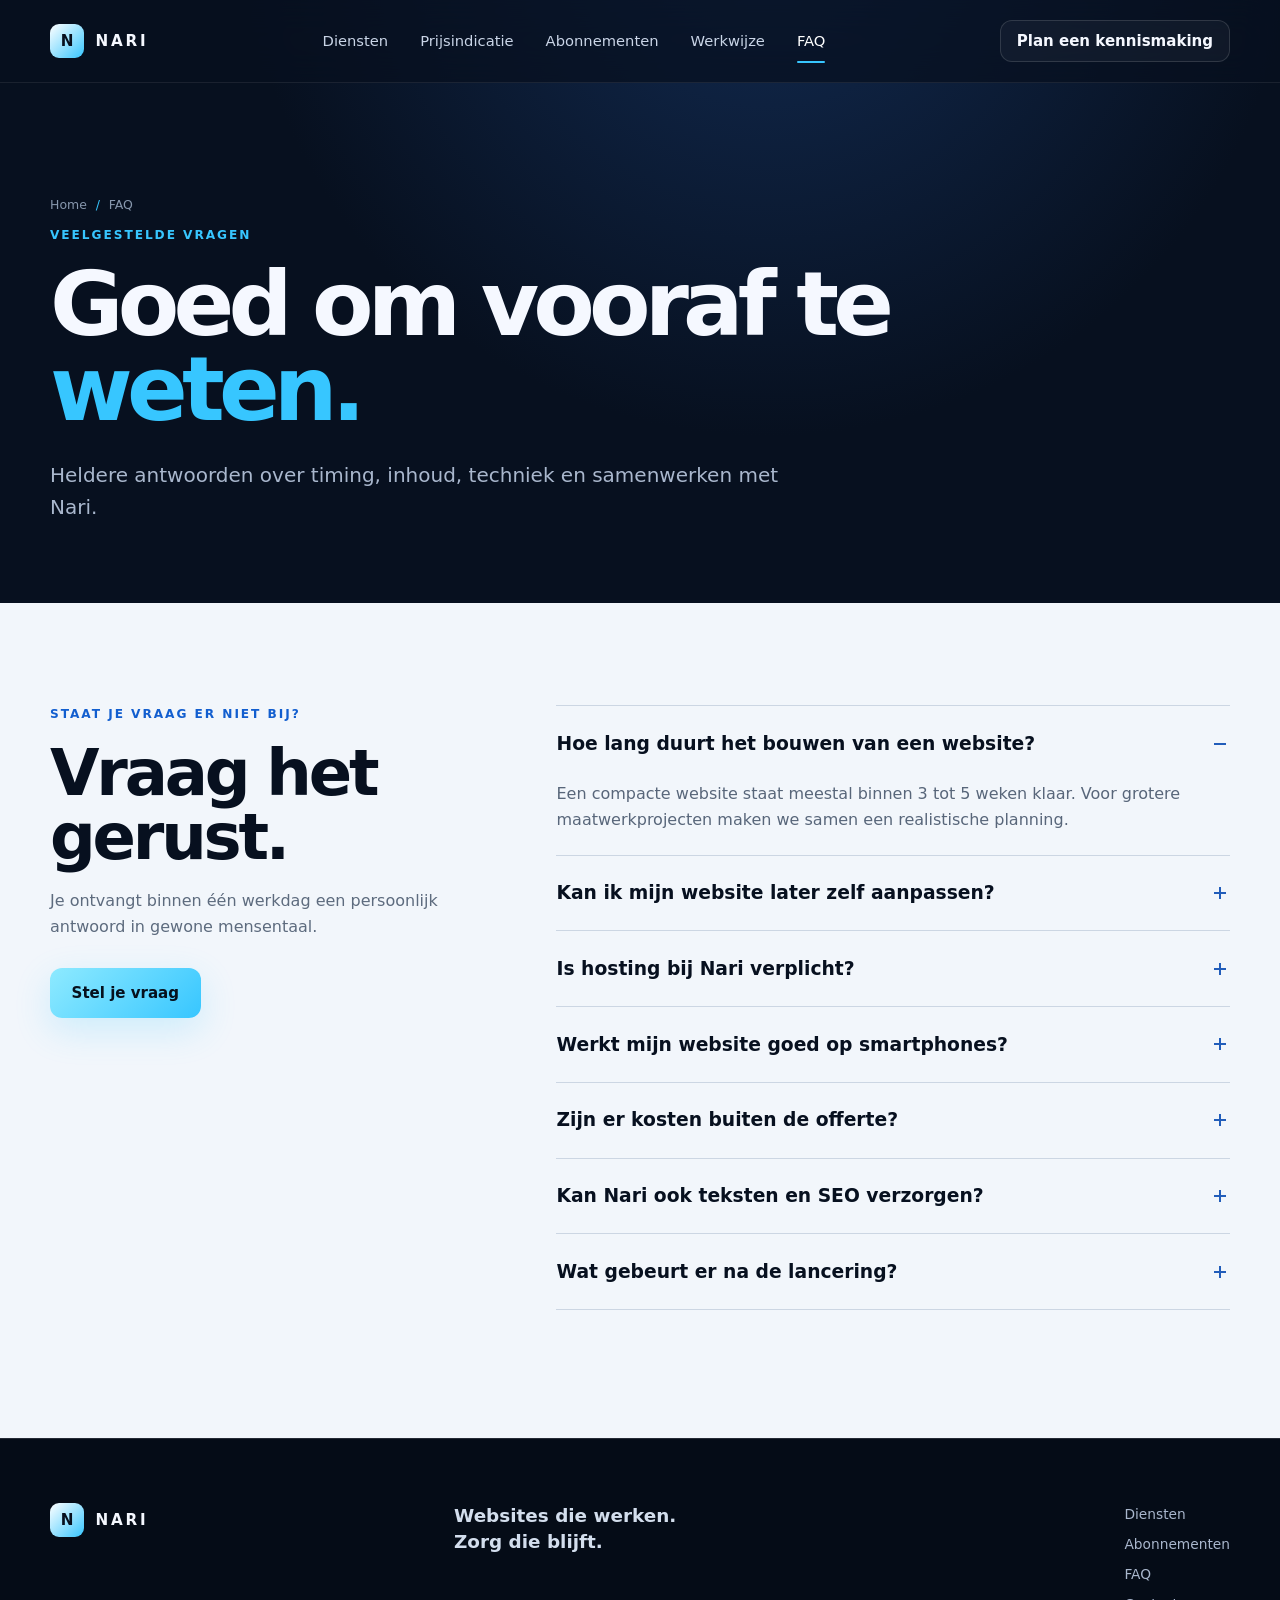
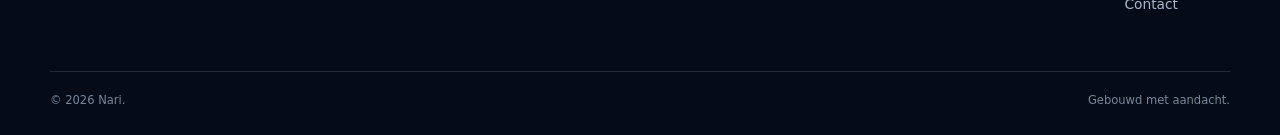
<file: faq.html>
<!doctype html><html lang="nl"><head><meta charset="utf-8"><meta name="viewport" content="width=device-width, initial-scale=1"><meta name="description" content="Antwoorden op veelgestelde vragen over Nari websites, hosting, onderhoud en prijzen."><meta name="theme-color" content="#07101f"><title>Veelgestelde vragen — Nari</title><link rel="icon" type="image/svg+xml" href="data:image/svg+xml,%3Csvg xmlns='http://www.w3.org/2000/svg' viewBox='0 0 64 64'%3E%3Crect width='64' height='64' rx='16' fill='%2307101f'/%3E%3Cpath d='M17 45V19h7l16 16V19h7v26h-7L24 29v16z' fill='%2357dcff'/%3E%3C/svg%3E"><link rel="stylesheet" href="styles.css"></head>
<body class="light-page"><a class="skip-link" href="#main">Ga naar de inhoud</a><header class="site-header" id="top"><div class="shell nav-wrap"><a class="brand" href="index.html"><span class="brand-mark">N</span><span>NARI</span></a><nav class="desktop-nav"><a href="diensten.html">Diensten</a><a href="prijsindicatie.html">Prijsindicatie</a><a href="abonnementen.html">Abonnementen</a><a href="werkwijze.html">Werkwijze</a><a class="active" aria-current="page" href="faq.html">FAQ</a></nav><a class="button button-small button-ghost" href="contact.html">Plan een kennismaking</a><button class="mobile-toggle" type="button" aria-expanded="false" aria-controls="mobile-menu" aria-label="Menu openen"><span></span><span></span></button></div><nav class="mobile-menu" id="mobile-menu" hidden><a href="diensten.html">Diensten</a><a href="prijsindicatie.html">Prijsindicatie</a><a href="abonnementen.html">Abonnementen</a><a href="werkwijze.html">Werkwijze</a><a aria-current="page" href="faq.html">FAQ</a><a href="contact.html">Bespreek je project</a></nav></header>
<main id="main"><section class="page-hero page-hero-compact shell"><p class="breadcrumb"><a href="index.html">Home</a><span>/</span>FAQ</p><p class="kicker">Veelgestelde vragen</p><h1>Goed om vooraf te <em>weten.</em></h1><p>Heldere antwoorden over timing, inhoud, techniek en samenwerken met Nari.</p></section>
<section class="section section-soft section-first"><div class="shell faq-layout"><div class="faq-aside reveal"><p class="kicker">Staat je vraag er niet bij?</p><h2>Vraag het gerust.</h2><p>Je ontvangt binnen één werkdag een persoonlijk antwoord in gewone mensentaal.</p><a class="button button-primary" href="contact.html">Stel je vraag</a></div><div class="faq-list reveal">
<article class="faq-item"><h3><button type="button" aria-expanded="true"><span>Hoe lang duurt het bouwen van een website?</span><i></i></button></h3><div class="faq-answer"><p>Een compacte website staat meestal binnen 3 tot 5 weken klaar. Voor grotere maatwerkprojecten maken we samen een realistische planning.</p></div></article>
<article class="faq-item"><h3><button type="button" aria-expanded="false"><span>Kan ik mijn website later zelf aanpassen?</span><i></i></button></h3><div class="faq-answer" hidden><p>Ja. We stemmen het beheer af op wat jij zelf wilt doen. Voor de rest kun je rekenen op een onderhoudsabonnement.</p></div></article>
<article class="faq-item"><h3><button type="button" aria-expanded="false"><span>Is hosting bij Nari verplicht?</span><i></i></button></h3><div class="faq-answer" hidden><p>Nee. We adviseren Nari-hosting omdat ontwerp, techniek en support dan naadloos samenwerken, maar je blijft vrij om anders te kiezen.</p></div></article>
<article class="faq-item"><h3><button type="button" aria-expanded="false"><span>Werkt mijn website goed op smartphones?</span><i></i></button></h3><div class="faq-answer" hidden><p>Absoluut. Elk ontwerp wordt mobile-first opgebouwd en gecontroleerd op gangbare smartphones, tablets en desktops.</p></div></article>
<article class="faq-item"><h3><button type="button" aria-expanded="false"><span>Zijn er kosten buiten de offerte?</span><i></i></button></h3><div class="faq-answer" hidden><p>Nee. Voor de start ontvang je een duidelijke scope en vaste prijs. Extra wensen voeren we alleen uit nadat jij ze hebt goedgekeurd.</p></div></article>
<article class="faq-item"><h3><button type="button" aria-expanded="false"><span>Kan Nari ook teksten en SEO verzorgen?</span><i></i></button></h3><div class="faq-answer" hidden><p>Ja. Professionele webteksten en een SEO-startpakket kunnen meteen in je project worden opgenomen.</p></div></article>
<article class="faq-item"><h3><button type="button" aria-expanded="false"><span>Wat gebeurt er na de lancering?</span><i></i></button></h3><div class="faq-answer" hidden><p>We controleren de live website en blijven beschikbaar. Met een onderhoudsplan nemen we updates, back-ups en optimalisaties verder op.</p></div></article>
</div></div></section></main>
<footer class="site-footer"><div class="shell footer-main"><a class="brand" href="index.html"><span class="brand-mark">N</span><span>NARI</span></a><p>Websites die werken.<br>Zorg die blijft.</p><nav><a href="diensten.html">Diensten</a><a href="abonnementen.html">Abonnementen</a><a href="faq.html">FAQ</a><a href="contact.html">Contact</a></nav></div><div class="shell footer-bottom"><span>© <span id="year"></span> Nari.</span><span>Gebouwd met aandacht.</span></div></footer><script src="script.js"></script></body></html>
</file>
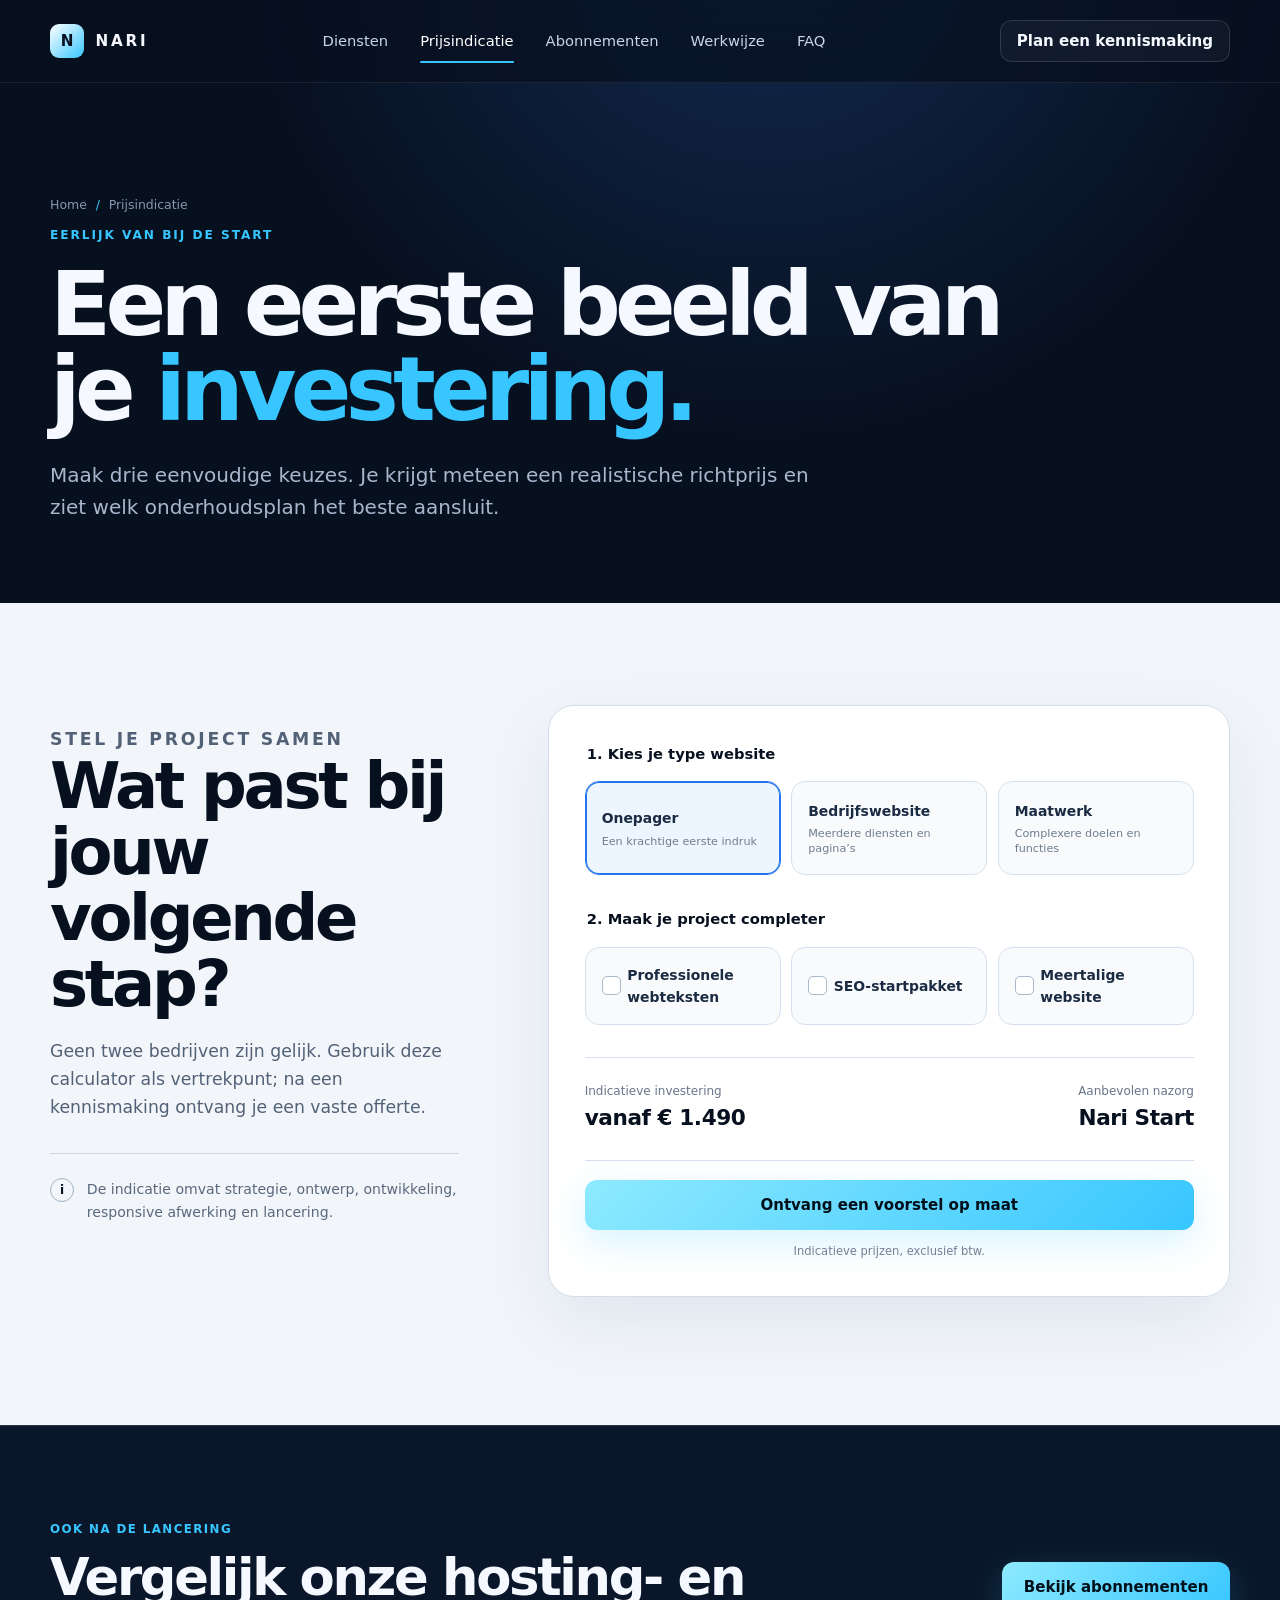
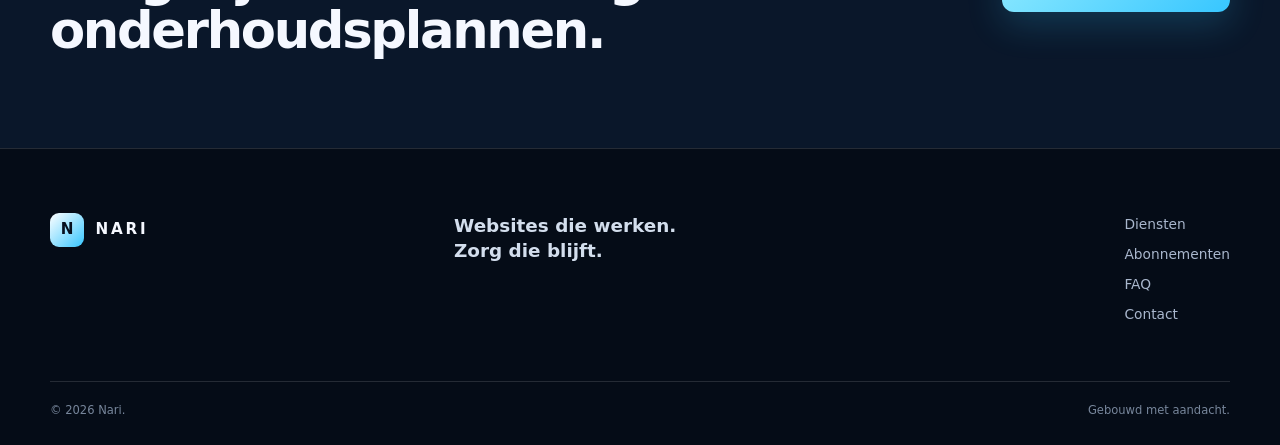
<file: prijsindicatie.html>
<!doctype html><html lang="nl"><head><meta charset="utf-8"><meta name="viewport" content="width=device-width, initial-scale=1"><meta name="description" content="Bereken een indicatieve investering voor je nieuwe Nari-website."><meta name="theme-color" content="#07101f"><title>Prijsindicatie — Nari</title><link rel="icon" type="image/svg+xml" href="data:image/svg+xml,%3Csvg xmlns='http://www.w3.org/2000/svg' viewBox='0 0 64 64'%3E%3Crect width='64' height='64' rx='16' fill='%2307101f'/%3E%3Cpath d='M17 45V19h7l16 16V19h7v26h-7L24 29v16z' fill='%2357dcff'/%3E%3C/svg%3E"><link rel="stylesheet" href="styles.css"></head>
<body class="light-page"><a class="skip-link" href="#main">Ga naar de inhoud</a>
<header class="site-header" id="top"><div class="shell nav-wrap"><a class="brand" href="index.html" aria-label="Nari home"><span class="brand-mark">N</span><span>NARI</span></a><nav class="desktop-nav"><a href="diensten.html">Diensten</a><a class="active" aria-current="page" href="prijsindicatie.html">Prijsindicatie</a><a href="abonnementen.html">Abonnementen</a><a href="werkwijze.html">Werkwijze</a><a href="faq.html">FAQ</a></nav><a class="button button-small button-ghost" href="contact.html">Plan een kennismaking</a><button class="mobile-toggle" type="button" aria-expanded="false" aria-controls="mobile-menu" aria-label="Menu openen"><span></span><span></span></button></div><nav class="mobile-menu" id="mobile-menu" hidden><a href="diensten.html">Diensten</a><a aria-current="page" href="prijsindicatie.html">Prijsindicatie</a><a href="abonnementen.html">Abonnementen</a><a href="werkwijze.html">Werkwijze</a><a href="faq.html">FAQ</a><a href="contact.html">Bespreek je project</a></nav></header>
<main id="main"><section class="page-hero page-hero-compact shell"><p class="breadcrumb"><a href="index.html">Home</a><span>/</span>Prijsindicatie</p><p class="kicker">Eerlijk van bij de start</p><h1>Een eerste beeld van je <em>investering.</em></h1><p>Maak drie eenvoudige keuzes. Je krijgt meteen een realistische richtprijs en ziet welk onderhoudsplan het beste aansluit.</p></section>
<section class="section section-soft section-first"><div class="shell estimator-layout"><div class="estimator-copy reveal"><p class="kicker">Stel je project samen</p><h2>Wat past bij jouw volgende stap?</h2><p>Geen twee bedrijven zijn gelijk. Gebruik deze calculator als vertrekpunt; na een kennismaking ontvang je een vaste offerte.</p><div class="estimator-note"><span>i</span><p>De indicatie omvat strategie, ontwerp, ontwikkeling, responsive afwerking en lancering.</p></div></div><div class="estimator reveal"><fieldset><legend id="estimator-title">1. Kies je type website</legend><div class="choice-grid project-choices"><label class="choice selected"><input type="radio" name="project" value="1490" data-care="Start" checked><span>Onepager<small>Een krachtige eerste indruk</small></span></label><label class="choice"><input type="radio" name="project" value="2890" data-care="Care"><span>Bedrijfswebsite<small>Meerdere diensten en pagina’s</small></span></label><label class="choice"><input type="radio" name="project" value="4990" data-care="Groei"><span>Maatwerk<small>Complexere doelen en functies</small></span></label></div></fieldset><fieldset><legend>2. Maak je project completer</legend><div class="choice-grid option-choices"><label class="choice check"><input type="checkbox" value="650"><span>Professionele webteksten</span></label><label class="choice check"><input type="checkbox" value="450"><span>SEO-startpakket</span></label><label class="choice check"><input type="checkbox" value="850"><span>Meertalige website</span></label></div></fieldset><div class="estimate-result" aria-live="polite"><div><small>Indicatieve investering</small><strong id="estimate-price">vanaf € 1.490</strong></div><div><small>Aanbevolen nazorg</small><strong id="estimate-care">Nari Start</strong></div></div><a class="button button-primary button-full" href="contact.html">Ontvang een voorstel op maat</a><p class="tax-note">Indicatieve prijzen, exclusief btw.</p></div></div></section>
<section class="next-page"><div class="shell next-page-inner"><div><small>Ook na de lancering</small><h2>Vergelijk onze hosting- en onderhoudsplannen.</h2></div><a class="button button-primary" href="abonnementen.html">Bekijk abonnementen</a></div></section></main>
<footer class="site-footer"><div class="shell footer-main"><a class="brand" href="index.html"><span class="brand-mark">N</span><span>NARI</span></a><p>Websites die werken.<br>Zorg die blijft.</p><nav><a href="diensten.html">Diensten</a><a href="abonnementen.html">Abonnementen</a><a href="faq.html">FAQ</a><a href="contact.html">Contact</a></nav></div><div class="shell footer-bottom"><span>© <span id="year"></span> Nari.</span><span>Gebouwd met aandacht.</span></div></footer><script src="script.js"></script></body></html>
</file>
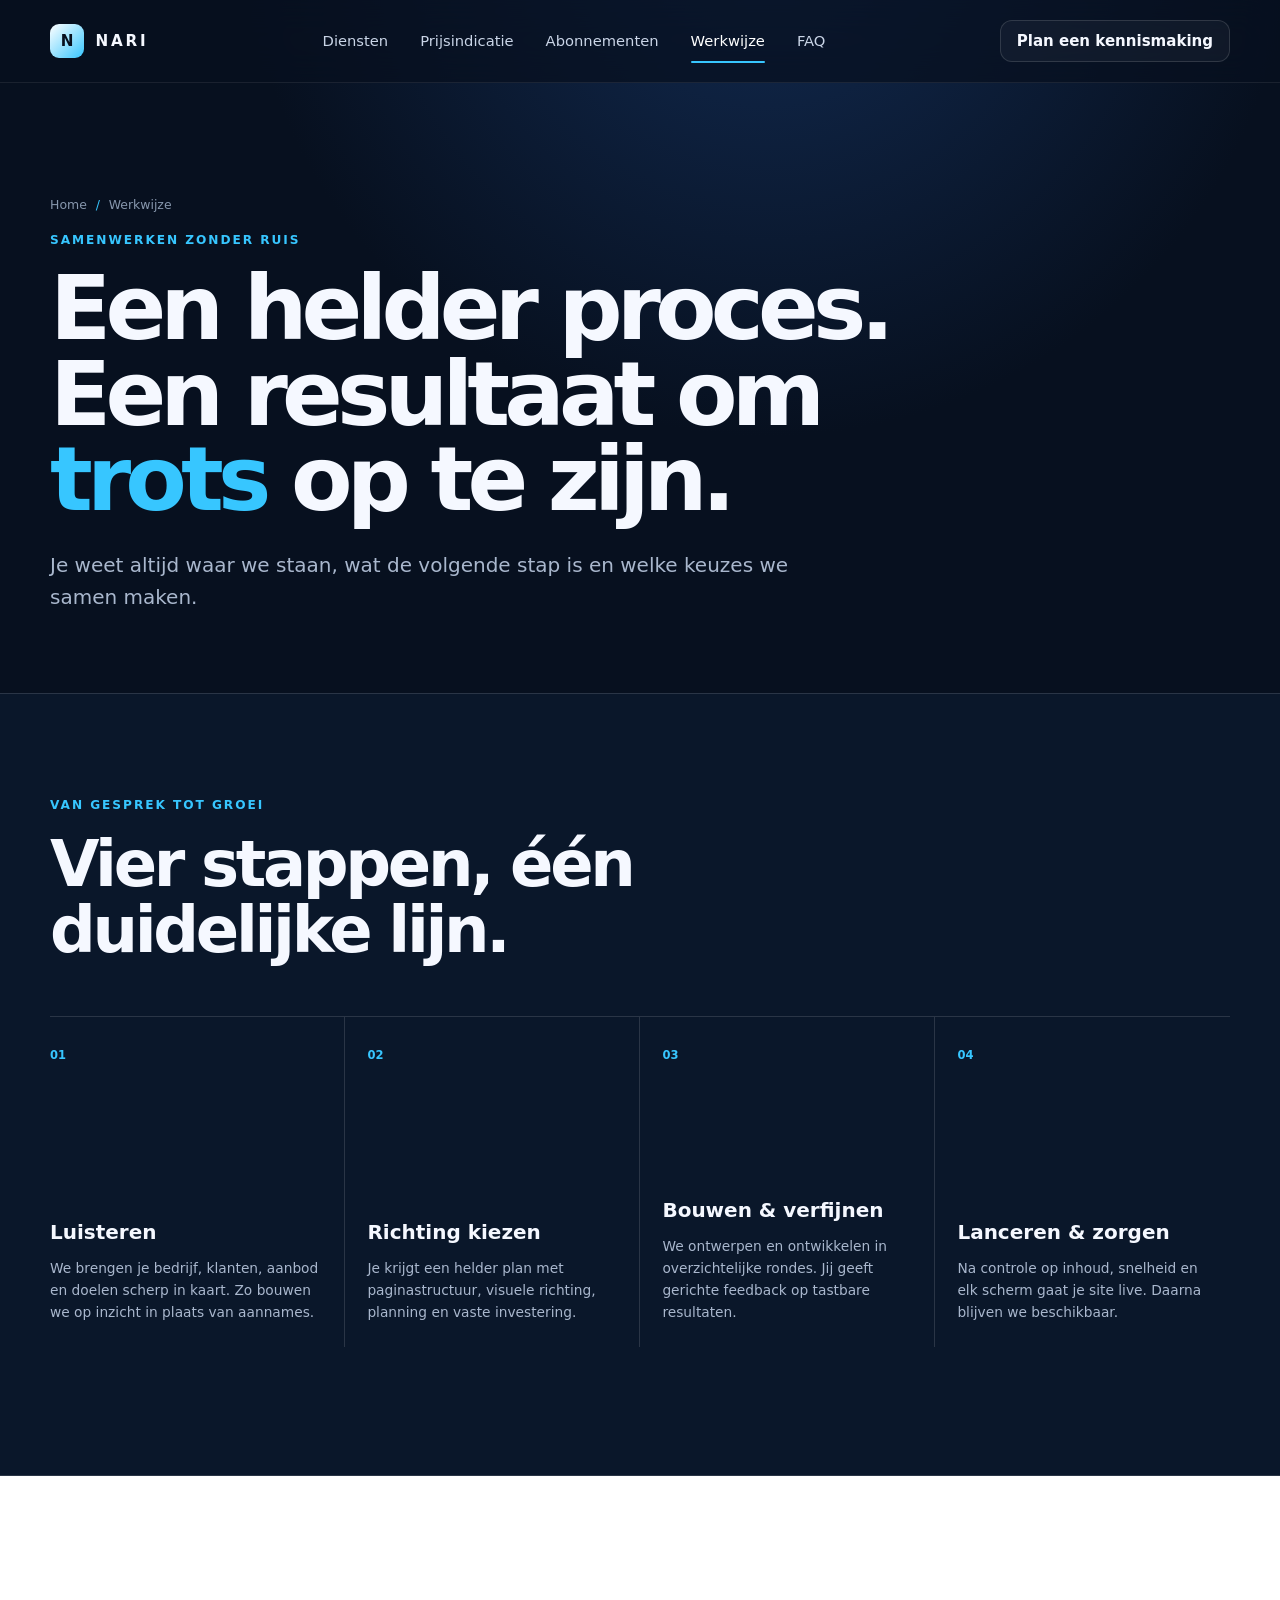
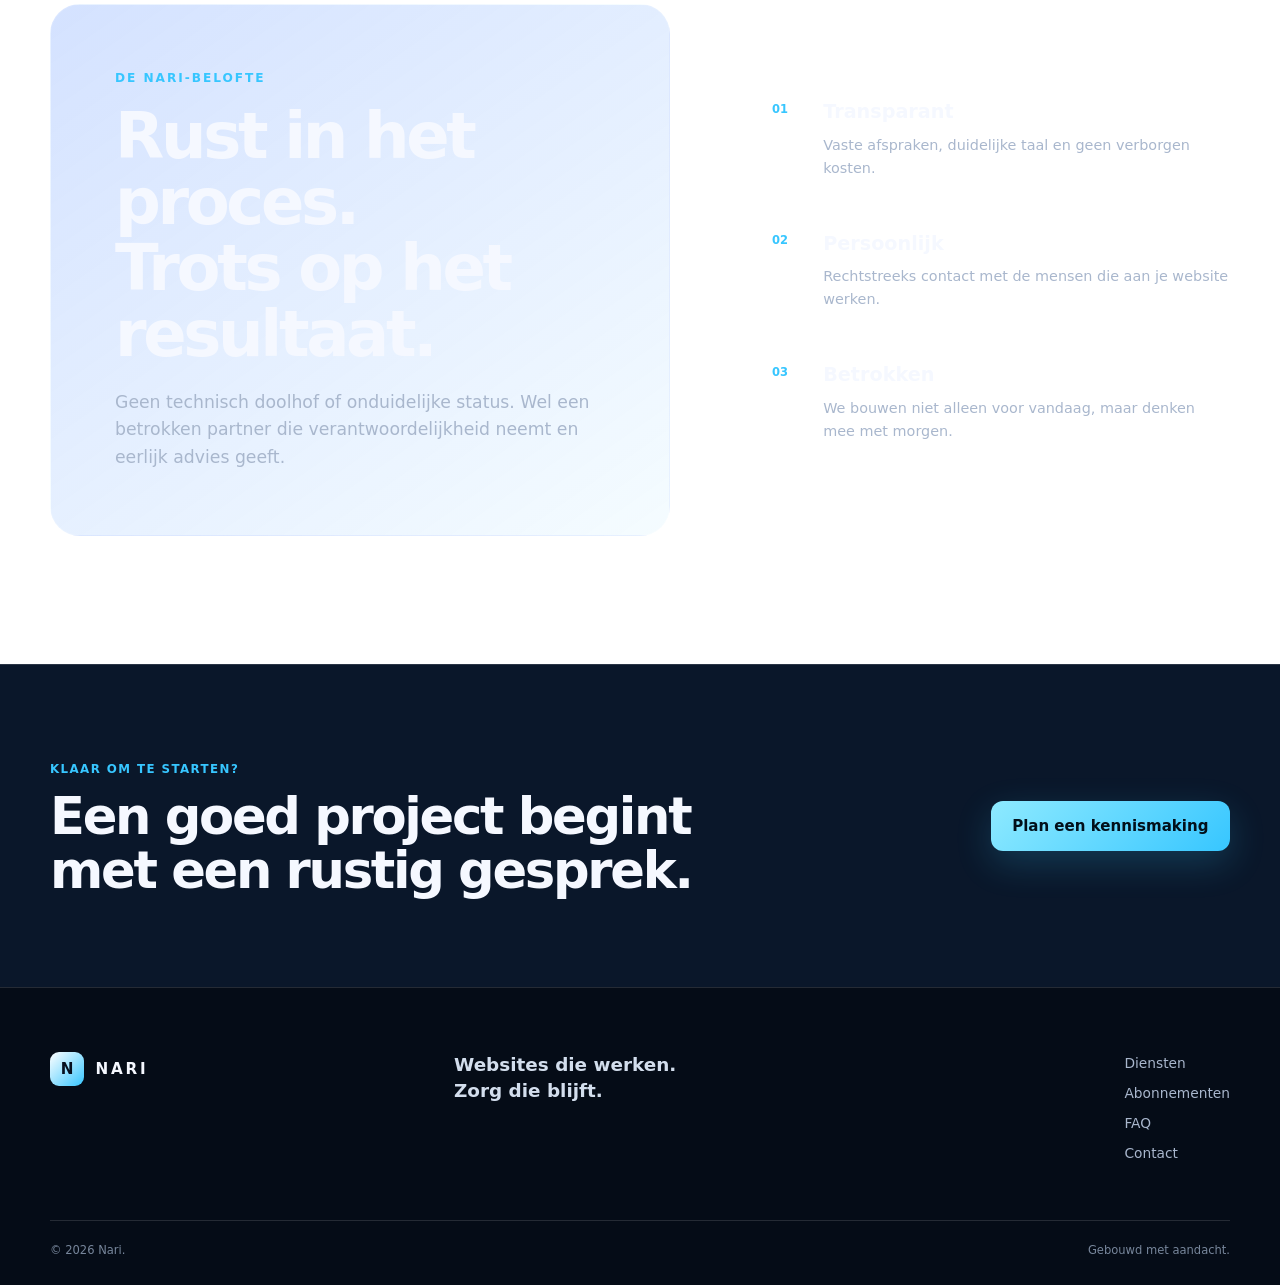
<file: werkwijze.html>
<!doctype html><html lang="nl"><head><meta charset="utf-8"><meta name="viewport" content="width=device-width, initial-scale=1"><meta name="description" content="Ontdek de heldere werkwijze van Nari, van kennismaking tot lancering en nazorg."><meta name="theme-color" content="#07101f"><title>Werkwijze — Nari</title><link rel="icon" type="image/svg+xml" href="data:image/svg+xml,%3Csvg xmlns='http://www.w3.org/2000/svg' viewBox='0 0 64 64'%3E%3Crect width='64' height='64' rx='16' fill='%2307101f'/%3E%3Cpath d='M17 45V19h7l16 16V19h7v26h-7L24 29v16z' fill='%2357dcff'/%3E%3C/svg%3E"><link rel="stylesheet" href="styles.css"></head>
<body><a class="skip-link" href="#main">Ga naar de inhoud</a><header class="site-header" id="top"><div class="shell nav-wrap"><a class="brand" href="index.html"><span class="brand-mark">N</span><span>NARI</span></a><nav class="desktop-nav"><a href="diensten.html">Diensten</a><a href="prijsindicatie.html">Prijsindicatie</a><a href="abonnementen.html">Abonnementen</a><a class="active" aria-current="page" href="werkwijze.html">Werkwijze</a><a href="faq.html">FAQ</a></nav><a class="button button-small button-ghost" href="contact.html">Plan een kennismaking</a><button class="mobile-toggle" type="button" aria-expanded="false" aria-controls="mobile-menu" aria-label="Menu openen"><span></span><span></span></button></div><nav class="mobile-menu" id="mobile-menu" hidden><a href="diensten.html">Diensten</a><a href="prijsindicatie.html">Prijsindicatie</a><a href="abonnementen.html">Abonnementen</a><a aria-current="page" href="werkwijze.html">Werkwijze</a><a href="faq.html">FAQ</a><a href="contact.html">Bespreek je project</a></nav></header>
<main id="main"><section class="page-hero shell"><p class="breadcrumb"><a href="index.html">Home</a><span>/</span>Werkwijze</p><p class="kicker">Samenwerken zonder ruis</p><h1>Een helder proces. Een resultaat om <em>trots</em> op te zijn.</h1><p>Je weet altijd waar we staan, wat de volgende stap is en welke keuzes we samen maken.</p></section>
<section class="section process-section section-first"><div class="shell"><div class="section-heading reveal"><p class="kicker">Van gesprek tot groei</p><h2>Vier stappen, één duidelijke lijn.</h2></div><ol class="process-list process-list-tall"><li class="reveal"><span>01</span><div><h3>Luisteren</h3><p>We brengen je bedrijf, klanten, aanbod en doelen scherp in kaart. Zo bouwen we op inzicht in plaats van aannames.</p></div></li><li class="reveal"><span>02</span><div><h3>Richting kiezen</h3><p>Je krijgt een helder plan met paginastructuur, visuele richting, planning en vaste investering.</p></div></li><li class="reveal"><span>03</span><div><h3>Bouwen & verfijnen</h3><p>We ontwerpen en ontwikkelen in overzichtelijke rondes. Jij geeft gerichte feedback op tastbare resultaten.</p></div></li><li class="reveal"><span>04</span><div><h3>Lanceren & zorgen</h3><p>Na controle op inhoud, snelheid en elk scherm gaat je site live. Daarna blijven we beschikbaar.</p></div></li></ol></div></section>
<section class="section shell promise-section"><div class="promise-card reveal"><p class="kicker">De Nari-belofte</p><h2>Rust in het proces.<br>Trots op het resultaat.</h2><p>Geen technisch doolhof of onduidelijke status. Wel een betrokken partner die verantwoordelijkheid neemt en eerlijk advies geeft.</p></div><div class="promise-points"><article class="reveal"><span>01</span><h3>Transparant</h3><p>Vaste afspraken, duidelijke taal en geen verborgen kosten.</p></article><article class="reveal"><span>02</span><h3>Persoonlijk</h3><p>Rechtstreeks contact met de mensen die aan je website werken.</p></article><article class="reveal"><span>03</span><h3>Betrokken</h3><p>We bouwen niet alleen voor vandaag, maar denken mee met morgen.</p></article></div></section>
<section class="next-page"><div class="shell next-page-inner"><div><small>Klaar om te starten?</small><h2>Een goed project begint met een rustig gesprek.</h2></div><a class="button button-primary" href="contact.html">Plan een kennismaking</a></div></section></main>
<footer class="site-footer"><div class="shell footer-main"><a class="brand" href="index.html"><span class="brand-mark">N</span><span>NARI</span></a><p>Websites die werken.<br>Zorg die blijft.</p><nav><a href="diensten.html">Diensten</a><a href="abonnementen.html">Abonnementen</a><a href="faq.html">FAQ</a><a href="contact.html">Contact</a></nav></div><div class="shell footer-bottom"><span>© <span id="year"></span> Nari.</span><span>Gebouwd met aandacht.</span></div></footer><script src="script.js"></script></body></html>
</file>
<file: styles.css>
:root {
  --ink: #07101f;
  --ink-2: #0b1930;
  --panel: #0e203c;
  --line: rgba(255,255,255,.13);
  --text: #f5f8ff;
  --muted: #a9b7cd;
  --blue: #37c6ff;
  --blue-2: #3375ff;
  --amber: #ffbd66;
  --max: 1180px;
  --radius: 24px;
}
* { box-sizing: border-box; }
html { scroll-behavior: smooth; }
body {
  margin: 0;
  color: var(--text);
  background: radial-gradient(circle at 60% -10%, #122b52 0, var(--ink) 42%) fixed;
  font-family: Inter, ui-sans-serif, system-ui, -apple-system, BlinkMacSystemFont, "Segoe UI", sans-serif;
  font-size: 16px;
  line-height: 1.6;
  -webkit-font-smoothing: antialiased;
}
a { color: inherit; text-decoration: none; }
img { display: block; max-width: 100%; }
.shell { width: min(calc(100% - 40px), var(--max)); margin-inline: auto; }
.skip-link { position: fixed; left: 1rem; top: -4rem; z-index: 100; background: var(--text); color: var(--ink); padding: .7rem 1rem; border-radius: 8px; }
.skip-link:focus { top: 1rem; }
.site-header { position: relative; z-index: 10; border-bottom: 1px solid rgba(255,255,255,.08); }
.nav-wrap { min-height: 82px; display: flex; align-items: center; justify-content: space-between; gap: 2rem; }
.brand { display: flex; align-items: center; gap: .72rem; font-size: .95rem; letter-spacing: .18em; font-weight: 800; }
.brand-mark { width: 34px; height: 34px; display: grid; place-items: center; color: var(--ink); background: linear-gradient(135deg, #fff, var(--blue)); border-radius: 9px; font-weight: 900; letter-spacing: 0; }
.desktop-nav { display: flex; gap: 2rem; color: #cad5e7; font-size: .92rem; }
.desktop-nav a:hover { color: #fff; }
.button { min-height: 50px; display: inline-flex; align-items: center; justify-content: center; padding: 0 1.35rem; border-radius: 12px; font-weight: 750; font-size: .94rem; transition: transform .2s ease, background .2s ease, border-color .2s ease; }
.button:hover { transform: translateY(-2px); }
.button-small { min-height: 42px; padding-inline: 1rem; }
.button-ghost { border: 1px solid var(--line); background: rgba(255,255,255,.04); }
.button-primary { color: #02101b; background: linear-gradient(135deg, #8eeaff, var(--blue)); box-shadow: 0 12px 36px rgba(55,198,255,.2); }
.hero { min-height: calc(100vh - 82px); display: grid; grid-template-columns: .92fr 1.08fr; align-items: center; gap: clamp(2.5rem, 6vw, 6.5rem); padding-block: 5rem; }
.eyebrow { margin: 0 0 1.3rem; display: flex; align-items: center; gap: .7rem; color: #c3d0e5; font-size: .75rem; text-transform: uppercase; letter-spacing: .15em; font-weight: 750; }
.eyebrow span { width: 22px; height: 2px; background: var(--blue); }
h1 { max-width: 730px; margin: 0; font-size: clamp(3rem, 6vw, 6rem); line-height: .98; letter-spacing: -.06em; font-weight: 780; }
h1 em { color: var(--blue); font-style: normal; }
.hero-intro { max-width: 625px; margin: 1.7rem 0 0; color: var(--muted); font-size: clamp(1.05rem, 1.6vw, 1.22rem); line-height: 1.72; }
.hero-actions { display: flex; align-items: center; gap: 1.6rem; margin-top: 2rem; }
.text-link { color: #d9e3f2; font-weight: 700; }
.text-link span { color: var(--blue); margin-left: .3rem; }
.trust-row { display: flex; flex-wrap: wrap; gap: .65rem 1.4rem; margin-top: 2.2rem; color: #aebcd1; font-size: .82rem; }
.trust-row span { display: inline-flex; align-items: center; gap: .5rem; }
.trust-row span::before { content: ""; width: 5px; height: 5px; border-radius: 50%; background: var(--amber); }
.hero-visual { position: relative; min-width: 0; overflow: hidden; border: 1px solid var(--line); border-radius: 30px; background: #081526; box-shadow: 0 35px 90px rgba(0,0,0,.35); }
.hero-visual::after { content: ""; position: absolute; inset: 0; border-radius: inherit; box-shadow: inset 0 0 0 1px rgba(255,255,255,.05); pointer-events: none; }
.hero-visual img { width: 100%; aspect-ratio: 1 / .86; object-fit: cover; object-position: 58% center; }
.visual-card { position: absolute; display: grid; padding: .85rem 1rem; border: 1px solid rgba(255,255,255,.2); border-radius: 13px; background: rgba(5,15,30,.78); backdrop-filter: blur(14px); box-shadow: 0 18px 50px rgba(0,0,0,.3); }
.visual-card small { color: #9fb0c8; font-size: .72rem; }
.visual-card strong { font-size: .9rem; }
.visual-card-top { top: 1rem; right: 1rem; }
.visual-card-bottom { left: 1rem; bottom: 1rem; display: flex; align-items: center; gap: .75rem; }
.status-dot { width: 10px; height: 10px; border-radius: 50%; background: #47e6a3; box-shadow: 0 0 0 6px rgba(71,230,163,.1); }
.visual-card-bottom div { display: grid; }
.site-header { position: sticky; top: 0; background: rgba(7,16,31,.72); backdrop-filter: blur(18px); transition: background .25s ease, box-shadow .25s ease; }
.site-header.scrolled { background: rgba(7,16,31,.94); box-shadow: 0 12px 35px rgba(0,0,0,.2); }
.mobile-toggle { display: none; width: 44px; height: 44px; border: 1px solid var(--line); border-radius: 10px; background: transparent; color: #fff; cursor: pointer; }
.mobile-toggle span { display: block; width: 18px; height: 2px; margin: 5px auto; background: currentColor; transition: transform .2s ease; }
.mobile-toggle[aria-expanded="true"] span:first-child { transform: translateY(3.5px) rotate(45deg); }
.mobile-toggle[aria-expanded="true"] span:last-child { transform: translateY(-3.5px) rotate(-45deg); }
.mobile-menu { border-top: 1px solid var(--line); padding: 1rem 20px 1.35rem; background: rgba(7,16,31,.98); }
.mobile-menu a { display: block; padding: .85rem 0; color: #dbe4f2; font-weight: 700; }
.mobile-menu a:last-child { color: var(--blue); }
.signal-strip { border-block: 1px solid var(--line); background: rgba(255,255,255,.025); }
.signal-grid { display: grid; grid-template-columns: repeat(3, 1fr); }
.signal-grid > div { display: grid; gap: .15rem; min-height: 116px; align-content: center; padding: 1.2rem 2rem; border-right: 1px solid var(--line); }
.signal-grid > div:first-child { padding-left: 0; }
.signal-grid > div:last-child { border-right: 0; }
.signal-grid strong { font-size: 1rem; }
.signal-grid span { color: var(--muted); font-size: .83rem; }
.section { padding-block: clamp(5.5rem, 10vw, 9rem); }
.section-soft { width: 100%; background: #f2f6fb; color: #07101f; }
.section-heading { max-width: 760px; margin-bottom: 3.25rem; }
.section-heading h2, .estimator-copy h2, .promise-card h2, .contact-copy h2 { margin: 0; font-size: clamp(2.45rem, 5vw, 4.8rem); line-height: 1.03; letter-spacing: -.052em; }
.section-heading > p:last-child, .estimator-copy > p, .promise-card > p:last-child, .contact-copy > p { max-width: 650px; margin: 1.3rem 0 0; color: var(--muted); font-size: 1.08rem; }
.section-soft .section-heading > p:last-child, .section-soft .estimator-copy > p { color: #536177; }
.kicker { margin: 0 0 1rem; color: var(--blue); font-size: .76rem; font-weight: 800; letter-spacing: .16em; text-transform: uppercase; }
.section-soft .kicker { color: #125ecf; }
.services-grid { display: grid; grid-template-columns: repeat(2, 1fr); gap: 1rem; }
.service-card { position: relative; min-height: 320px; display: flex; flex-direction: column; justify-content: space-between; padding: 1.8rem; overflow: hidden; border: 1px solid var(--line); border-radius: var(--radius); background: linear-gradient(145deg, rgba(255,255,255,.055), rgba(255,255,255,.018)); }
.service-card::after { content: ""; position: absolute; width: 190px; height: 190px; right: -90px; bottom: -100px; border: 1px solid rgba(55,198,255,.25); border-radius: 50%; box-shadow: 0 0 80px rgba(55,198,255,.06); }
.service-card h3 { max-width: 430px; margin: auto 0 .65rem; font-size: clamp(1.45rem, 2.5vw, 2.1rem); line-height: 1.15; letter-spacing: -.03em; }
.service-card p { max-width: 510px; margin: 0; color: var(--muted); }
.service-featured { grid-row: span 2; min-height: 656px; background: linear-gradient(155deg, #123866, #0a1e38 62%); }
.service-featured h3 { margin-top: 8rem; font-size: clamp(2rem, 3.8vw, 3.6rem); }
.card-index { color: var(--blue); font-size: .78rem; font-weight: 800; letter-spacing: .1em; }
.card-tag { align-self: flex-start; margin-top: 1.5rem; padding: .4rem .7rem; border: 1px solid var(--line); border-radius: 99px; color: #cbd8e9; font-size: .75rem; }
.clean-list, .check-list { list-style: none; margin: 2rem 0 0; padding: 0; }
.clean-list { display: grid; gap: .6rem; }
.clean-list li { color: #dce7f5; }
.clean-list li::before { content: "—"; margin-right: .7rem; color: var(--blue); }
.estimator-layout { display: grid; grid-template-columns: .75fr 1.25fr; gap: clamp(3rem, 7vw, 7rem); align-items: start; }
.estimator-copy { position: sticky; top: 120px; }
.estimator-note { display: flex; gap: .8rem; margin-top: 2rem; padding-top: 1.5rem; border-top: 1px solid #ccd6e4; }
.estimator-note span { flex: 0 0 auto; width: 24px; height: 24px; display: grid; place-items: center; border: 1px solid #9fb0c5; border-radius: 50%; font-size: .75rem; font-weight: 800; }
.estimator-note p { margin: 0; color: #59687d; font-size: .88rem; }
.estimator { padding: clamp(1.25rem, 3vw, 2.2rem); border: 1px solid #d4deea; border-radius: 26px; background: #fff; box-shadow: 0 25px 70px rgba(19,42,76,.08); }
fieldset { margin: 0 0 2rem; padding: 0; border: 0; }
legend { margin-bottom: 1rem; font-size: .92rem; font-weight: 800; }
.choice-grid { display: grid; gap: .65rem; }
.project-choices { grid-template-columns: repeat(3, 1fr); }
.option-choices { grid-template-columns: repeat(3, 1fr); }
.choice { position: relative; min-height: 94px; display: flex; align-items: center; padding: 1rem; border: 1px solid #d6e0ec; border-radius: 14px; background: #f8fafc; color: #1b2b42; cursor: pointer; transition: border-color .2s ease, background .2s ease, transform .2s ease; }
.choice:hover { transform: translateY(-2px); border-color: #90a4bd; }
.choice.selected { border-color: #2474ee; background: #edf5ff; box-shadow: inset 0 0 0 1px #2474ee; }
.choice input { position: absolute; opacity: 0; pointer-events: none; }
.choice span { display: grid; font-size: .87rem; font-weight: 800; }
.choice small { margin-top: .25rem; color: #6f7d8f; font-size: .7rem; font-weight: 500; line-height: 1.35; }
.choice.check { min-height: 65px; padding-left: 2.6rem; font-size: .82rem; }
.choice.check::before { content: ""; position: absolute; left: 1rem; width: 17px; height: 17px; border: 1px solid #aab8ca; border-radius: 5px; background: #fff; }
.choice.check.selected::before { border-color: #2474ee; background: #2474ee; box-shadow: inset 0 0 0 4px #edf5ff; }
.estimate-result { display: flex; align-items: flex-end; justify-content: space-between; gap: 2rem; margin-top: .5rem; padding: 1.5rem 0; border-block: 1px solid #d6e0ec; }
.estimate-result div { display: grid; }
.estimate-result div:last-child { text-align: right; }
.estimate-result small { color: #67758a; font-size: .75rem; }
.estimate-result strong { font-size: clamp(1rem, 2vw, 1.35rem); letter-spacing: -.02em; }
.button-full { width: 100%; }
.estimator .button { margin-top: 1.2rem; }
.tax-note, .plans-footnote { margin: .75rem 0 0; color: #748095; font-size: .72rem; text-align: center; }
.plans-grid { display: grid; grid-template-columns: repeat(3, 1fr); gap: 1rem; align-items: stretch; }
.plan { position: relative; display: flex; flex-direction: column; padding: 2rem; border: 1px solid var(--line); border-radius: var(--radius); background: rgba(255,255,255,.03); }
.plan-popular { border-color: rgba(55,198,255,.6); background: linear-gradient(160deg, rgba(55,198,255,.13), rgba(255,255,255,.04) 52%); box-shadow: 0 24px 70px rgba(31,144,234,.13); }
.popular-label { position: absolute; right: 1rem; top: 1rem; padding: .32rem .65rem; border-radius: 99px; color: #05111e; background: var(--blue); font-size: .7rem; font-weight: 850; }
.plan-name { margin: 0 0 2rem; color: #c7d3e5; font-size: .82rem; font-weight: 800; letter-spacing: .09em; text-transform: uppercase; }
.plan h3 { margin: 0; font-size: 3.6rem; line-height: 1; letter-spacing: -.06em; }
.plan h3 > span { margin-right: .15rem; color: var(--blue); font-size: 1.2rem; vertical-align: top; }
.plan h3 small { margin-left: .4rem; color: var(--muted); font-size: .8rem; font-weight: 500; letter-spacing: 0; }
.plan > p:not(.plan-name) { min-height: 78px; margin: 1.2rem 0 0; color: var(--muted); font-size: .9rem; }
.check-list { display: grid; gap: .85rem; margin-bottom: 2rem; color: #d8e2f0; font-size: .86rem; }
.check-list li { position: relative; padding-left: 1.45rem; }
.check-list li::before { content: "✓"; position: absolute; left: 0; color: var(--blue); font-weight: 800; }
.plan .button { margin-top: auto; }
.plans-footnote { color: #8999b0; }
.process-section { overflow: hidden; border-block: 1px solid var(--line); background: #0a172a; }
.process-list { list-style: none; display: grid; grid-template-columns: repeat(4, 1fr); margin: 0; padding: 0; border-top: 1px solid var(--line); }
.process-list li { position: relative; min-height: 260px; padding: 1.5rem 1.4rem 1.6rem 0; border-right: 1px solid var(--line); }
.process-list li:not(:first-child) { padding-left: 1.4rem; }
.process-list li:last-child { border: 0; }
.process-list li > span { color: var(--blue); font-size: .72rem; font-weight: 800; }
.process-list li div { position: absolute; left: 0; right: 1.4rem; bottom: 1.5rem; }
.process-list li:not(:first-child) div { left: 1.4rem; }
.process-list h3 { margin: 0 0 .55rem; font-size: 1.25rem; }
.process-list p { margin: 0; color: var(--muted); font-size: .86rem; }
.promise-section { display: grid; grid-template-columns: 1.15fr .85fr; gap: clamp(3rem, 8vw, 8rem); align-items: center; }
.promise-card { padding: clamp(2rem, 5vw, 4.5rem); border: 1px solid var(--line); border-radius: 30px; background: linear-gradient(145deg, rgba(51,117,255,.21), rgba(55,198,255,.05)); }
.promise-points { display: grid; }
.promise-points article { position: relative; padding: 1.5rem 0 1.5rem 3.2rem; border-bottom: 1px solid var(--line); }
.promise-points article:last-child { border: 0; }
.promise-points article > span { position: absolute; left: 0; top: 1.65rem; color: var(--blue); font-size: .72rem; font-weight: 800; }
.promise-points h3 { margin: 0 0 .35rem; font-size: 1.2rem; }
.promise-points p { margin: 0; color: var(--muted); font-size: .9rem; }
.faq-layout { display: grid; grid-template-columns: .75fr 1.25fr; gap: clamp(3rem, 8vw, 8rem); }
.faq-list { border-top: 1px solid #ccd6e3; }
.faq-item { border-bottom: 1px solid #ccd6e3; }
.faq-item h3 { margin: 0; }
.faq-item button { width: 100%; display: flex; align-items: center; justify-content: space-between; gap: 1rem; padding: 1.4rem 0; border: 0; background: transparent; color: #07101f; font: inherit; font-weight: 800; text-align: left; cursor: pointer; }
.faq-item button i { position: relative; flex: 0 0 auto; width: 20px; height: 20px; }
.faq-item button i::before, .faq-item button i::after { content: ""; position: absolute; left: 4px; top: 9px; width: 12px; height: 2px; background: #225dba; transition: transform .2s ease; }
.faq-item button i::after { transform: rotate(90deg); }
.faq-item button[aria-expanded="true"] i::after { transform: rotate(0); }
.faq-answer { padding: 0 2.5rem 1.4rem 0; color: #58667a; }
.faq-answer p { margin: 0; }
.contact-section { overflow: hidden; background: linear-gradient(140deg, #123c70 0%, #0a1d37 48%, #07101f 100%); }
.contact-layout { display: grid; grid-template-columns: .85fr 1.15fr; gap: clamp(3rem, 8vw, 8rem); align-items: start; }
.contact-copy { position: sticky; top: 120px; }
.contact-email { display: inline-block; margin-top: 2rem; color: var(--blue); font-size: clamp(1.1rem, 2vw, 1.4rem); font-weight: 800; border-bottom: 1px solid rgba(55,198,255,.4); }
.response-badge { display: flex; align-items: center; gap: .6rem; margin-top: 1.2rem; color: #c6d4e7; font-size: .82rem; }
.response-badge span { width: 8px; height: 8px; border-radius: 50%; background: #4fe0a3; box-shadow: 0 0 0 6px rgba(79,224,163,.1); }
.contact-form { padding: clamp(1.35rem, 4vw, 2.5rem); border: 1px solid rgba(255,255,255,.18); border-radius: 26px; background: rgba(7,16,31,.58); backdrop-filter: blur(15px); }
.contact-form label { display: grid; gap: .5rem; margin-bottom: 1rem; color: #d8e2ef; font-size: .8rem; font-weight: 750; }
.field-row { display: grid; grid-template-columns: 1fr 1fr; gap: .85rem; }
.contact-form input, .contact-form select, .contact-form textarea { width: 100%; min-height: 50px; padding: .8rem .9rem; border: 1px solid rgba(255,255,255,.17); border-radius: 11px; color: #fff; background: rgba(255,255,255,.055); font: inherit; font-size: 1rem; outline: none; }
.contact-form textarea { min-height: 130px; resize: vertical; }
.contact-form select { color-scheme: dark; }
.contact-form input:focus, .contact-form select:focus, .contact-form textarea:focus { border-color: var(--blue); box-shadow: 0 0 0 3px rgba(55,198,255,.12); }
.contact-form ::placeholder { color: #7689a4; }
.contact-form .consent { display: flex; grid-template-columns: auto 1fr; align-items: flex-start; gap: .7rem; color: #aab9ce; font-size: .75rem; font-weight: 500; }
.consent input { width: 17px; min-height: 17px; margin: .1rem 0 0; accent-color: var(--blue-2); }
.form-status { min-height: 1.3em; margin: .8rem 0 0; color: #b9c8db; font-size: .75rem; text-align: center; }
.site-footer { padding: 4rem 0 1.6rem; border-top: 1px solid var(--line); background: #050c17; }
.footer-main { display: grid; grid-template-columns: 1fr 1fr 1fr; align-items: start; gap: 2rem; }
.footer-main > p { margin: 0; color: #d3deed; font-size: 1.15rem; font-weight: 700; line-height: 1.4; }
.footer-main nav { display: grid; justify-content: end; gap: .5rem; color: var(--muted); font-size: .86rem; }
.footer-main nav a:hover { color: #fff; }
.footer-bottom { display: flex; justify-content: space-between; margin-top: 3.5rem; padding-top: 1.2rem; border-top: 1px solid var(--line); color: #77869b; font-size: .72rem; }
.desktop-nav a { position: relative; }
.desktop-nav a.active, .desktop-nav a[aria-current="page"] { color: #fff; }
.desktop-nav a.active::after, .desktop-nav a[aria-current="page"]::after { content: ""; position: absolute; left: 0; right: 0; bottom: -.65rem; height: 2px; border-radius: 2px; background: var(--blue); }
.mobile-menu a[aria-current="page"] { color: var(--blue); }
.page-hero { min-height: 610px; display: flex; flex-direction: column; justify-content: flex-end; padding-block: 7rem 5rem; }
.page-hero-compact { min-height: 520px; }
.page-hero h1, .contact-copy h1 { max-width: 980px; margin: 0; font-size: clamp(3.4rem, 7vw, 7.2rem); line-height: .95; letter-spacing: -.065em; }
.page-hero h1 em, .contact-copy h1 em { color: var(--blue); font-style: normal; }
.page-hero > p:last-child { max-width: 760px; margin: 1.7rem 0 0; color: var(--muted); font-size: clamp(1.05rem, 1.7vw, 1.25rem); }
.breadcrumb { display: flex; align-items: center; gap: .55rem; margin: 0 0 auto; color: #8797ad; font-size: .78rem; }
.breadcrumb a:hover { color: #fff; }
.breadcrumb span { color: var(--blue); }
.breadcrumb-light { color: #afbed1; }
.section-first { padding-top: clamp(4.5rem, 8vw, 7rem); }
.page-overview { display: grid; grid-template-columns: repeat(2, 1fr); gap: 1rem; }
.overview-card { min-height: 315px; display: flex; flex-direction: column; padding: 1.8rem; border: 1px solid var(--line); border-radius: var(--radius); background: linear-gradient(145deg, rgba(255,255,255,.055), rgba(255,255,255,.018)); transition: transform .25s ease, border-color .25s ease, background .25s ease; }
.overview-card:hover { transform: translateY(-5px); border-color: rgba(55,198,255,.55); background: linear-gradient(145deg, rgba(55,198,255,.11), rgba(255,255,255,.025)); }
.overview-card > span { color: var(--blue); font-size: .76rem; font-weight: 800; }
.overview-card h3 { margin: auto 0 .6rem; font-size: clamp(1.6rem, 3vw, 2.5rem); letter-spacing: -.04em; }
.overview-card p { max-width: 480px; margin: 0 0 1.4rem; color: var(--muted); }
.overview-card strong { color: #dce9f7; font-size: .84rem; }
.overview-large { grid-row: span 2; min-height: 646px; background: linear-gradient(150deg, #123866, #0a1e38 65%); }
.overview-large h3 { font-size: clamp(2.8rem, 5vw, 5rem); }
.home-cta { padding-block: clamp(4.5rem, 8vw, 7.5rem); border-top: 1px solid var(--line); background: linear-gradient(130deg, #0b2241, #07101f); }
.home-cta-inner { display: flex; align-items: flex-end; justify-content: space-between; gap: 2rem; }
.home-cta h2 { max-width: 760px; margin: 0; font-size: clamp(2.5rem, 5vw, 5rem); line-height: 1; letter-spacing: -.055em; }
.home-cta .button { flex: 0 0 auto; }
.detail-grid { display: grid; grid-template-columns: repeat(4, 1fr); border-top: 1px solid #ccd6e4; }
.detail-grid article { min-height: 240px; padding: 1.5rem 1.25rem 1.5rem 0; border-right: 1px solid #ccd6e4; }
.detail-grid article:not(:first-child) { padding-left: 1.25rem; }
.detail-grid article:last-child { border-right: 0; }
.detail-grid span { color: #1767d5; font-size: .75rem; font-weight: 850; letter-spacing: .08em; }
.detail-grid h3 { margin: 5.5rem 0 .5rem; font-size: 1.25rem; }
.detail-grid p { margin: 0; color: #5f6d80; font-size: .88rem; }
.contact-details { border-color: var(--line); }
.contact-details article { border-color: var(--line); }
.contact-details h3 { color: var(--text); }
.contact-details p { color: var(--muted); }
.contact-details span { color: var(--blue); }
.next-page { padding-block: clamp(4rem, 7vw, 6rem); border-top: 1px solid var(--line); background: #0a172a; }
.next-page-inner { display: flex; align-items: center; justify-content: space-between; gap: 2rem; }
.next-page small { color: var(--blue); font-size: .74rem; font-weight: 800; letter-spacing: .12em; text-transform: uppercase; }
.next-page h2 { max-width: 750px; margin: .6rem 0 0; font-size: clamp(2rem, 4vw, 3.5rem); line-height: 1.05; letter-spacing: -.045em; }
.next-page .button { flex: 0 0 auto; }
.process-list-tall li { min-height: 330px; }
.faq-aside h2 { margin: 0; font-size: clamp(2.4rem, 5vw, 4.5rem); line-height: 1; letter-spacing: -.05em; }
.faq-aside > p:not(.kicker) { margin: 1.2rem 0 1.8rem; color: #5d6b7e; }
.faq-aside .button { color: #06101d; }
.contact-page { min-height: calc(100vh - 82px); display: flex; align-items: center; }
.contact-page .contact-copy h1 { font-size: clamp(3.2rem, 6vw, 6.3rem); }
.reveal { opacity: 0; transform: translateY(22px); transition: opacity .65s ease, transform .65s ease; }
.reveal.is-visible { opacity: 1; transform: translateY(0); }
button:focus-visible, a:focus-visible, input:focus-visible, select:focus-visible, textarea:focus-visible { outline: 3px solid var(--amber); outline-offset: 3px; }
@media (max-width: 1100px) {
  .desktop-nav { display: none; }
  .nav-wrap > .button { display: none; }
  .mobile-toggle { display: block; }
}
@media (max-width: 900px) {
  .hero { grid-template-columns: 1fr; min-height: auto; padding-block: 4.5rem 3rem; }
  .hero-copy { max-width: 720px; }
  .hero-visual { max-width: 720px; }
  .estimator-layout, .faq-layout, .contact-layout { grid-template-columns: 1fr; }
  .estimator-copy, .contact-copy { position: static; }
  .plans-grid { grid-template-columns: 1fr; }
  .plan > p:not(.plan-name) { min-height: auto; }
  .process-list { grid-template-columns: repeat(2, 1fr); }
  .process-list li:nth-child(2) { border-right: 0; }
  .process-list li:nth-child(-n+2) { border-bottom: 1px solid var(--line); }
  .promise-section { grid-template-columns: 1fr; }
  .page-hero { min-height: 560px; }
  .detail-grid { grid-template-columns: repeat(2, 1fr); }
  .detail-grid article:nth-child(2) { border-right: 0; }
  .detail-grid article:nth-child(-n+2) { border-bottom: 1px solid #ccd6e4; }
  .contact-details article:nth-child(-n+2) { border-color: var(--line); }
}
@media (max-width: 560px) {
  .shell { width: min(calc(100% - 28px), var(--max)); }
  .nav-wrap { min-height: 70px; }
  .hero { padding-top: 3.2rem; gap: 3rem; }
  h1 { font-size: clamp(2.75rem, 14vw, 4rem); }
  .hero-actions { align-items: stretch; flex-direction: column; gap: 1rem; }
  .text-link { text-align: center; }
  .hero-visual img { aspect-ratio: .88; object-position: 64% center; }
  .visual-card-top { display: none; }
  .signal-grid { grid-template-columns: 1fr; padding-block: .45rem; }
  .signal-grid > div { min-height: 85px; padding: 1rem 0; border-right: 0; border-bottom: 1px solid var(--line); }
  .signal-grid > div:last-child { border-bottom: 0; }
  .services-grid { grid-template-columns: 1fr; }
  .service-card, .service-featured { min-height: 340px; }
  .service-featured h3 { margin-top: 5rem; }
  .project-choices, .option-choices { grid-template-columns: 1fr; }
  .choice { min-height: 72px; }
  .estimate-result { align-items: flex-start; flex-direction: column; gap: .8rem; }
  .estimate-result div:last-child { text-align: left; }
  .plan { padding: 1.5rem; }
  .process-list { grid-template-columns: 1fr; }
  .process-list li, .process-list li:not(:first-child) { min-height: auto; padding: 1.4rem 0; border-right: 0; border-bottom: 1px solid var(--line); }
  .process-list li div, .process-list li:not(:first-child) div { position: static; margin-top: 1rem; }
  .promise-card { padding: 1.6rem; }
  .field-row { grid-template-columns: 1fr; gap: 0; }
  .footer-main { grid-template-columns: 1fr; }
  .footer-main nav { justify-content: start; }
  .footer-bottom { align-items: flex-start; flex-direction: column; gap: .5rem; }
  .page-hero, .page-hero-compact { min-height: 500px; padding-block: 5.5rem 3.5rem; }
  .page-hero h1, .contact-copy h1 { font-size: clamp(3rem, 15vw, 4.5rem); }
  .page-overview { grid-template-columns: 1fr; }
  .overview-card, .overview-large { min-height: 300px; grid-row: auto; }
  .home-cta-inner, .next-page-inner { align-items: stretch; flex-direction: column; }
  .home-cta .button, .next-page .button { width: 100%; }
  .detail-grid { grid-template-columns: 1fr; }
  .detail-grid article, .detail-grid article:not(:first-child) { min-height: auto; padding: 1.35rem 0; border-right: 0; border-bottom: 1px solid #ccd6e4; }
  .detail-grid article:last-child { border-bottom: 0; }
  .detail-grid h3 { margin: 2.5rem 0 .45rem; }
  .contact-details article, .contact-details article:not(:first-child) { border-color: var(--line); }
  .process-list-tall li { min-height: auto; }
  .contact-page { min-height: auto; }
}
@media (prefers-reduced-motion: reduce) {
  html { scroll-behavior: auto; }
  *, *::before, *::after { animation-duration: .01ms !important; transition-duration: .01ms !important; }
  .reveal { opacity: 1; transform: none; }
}
</file>
